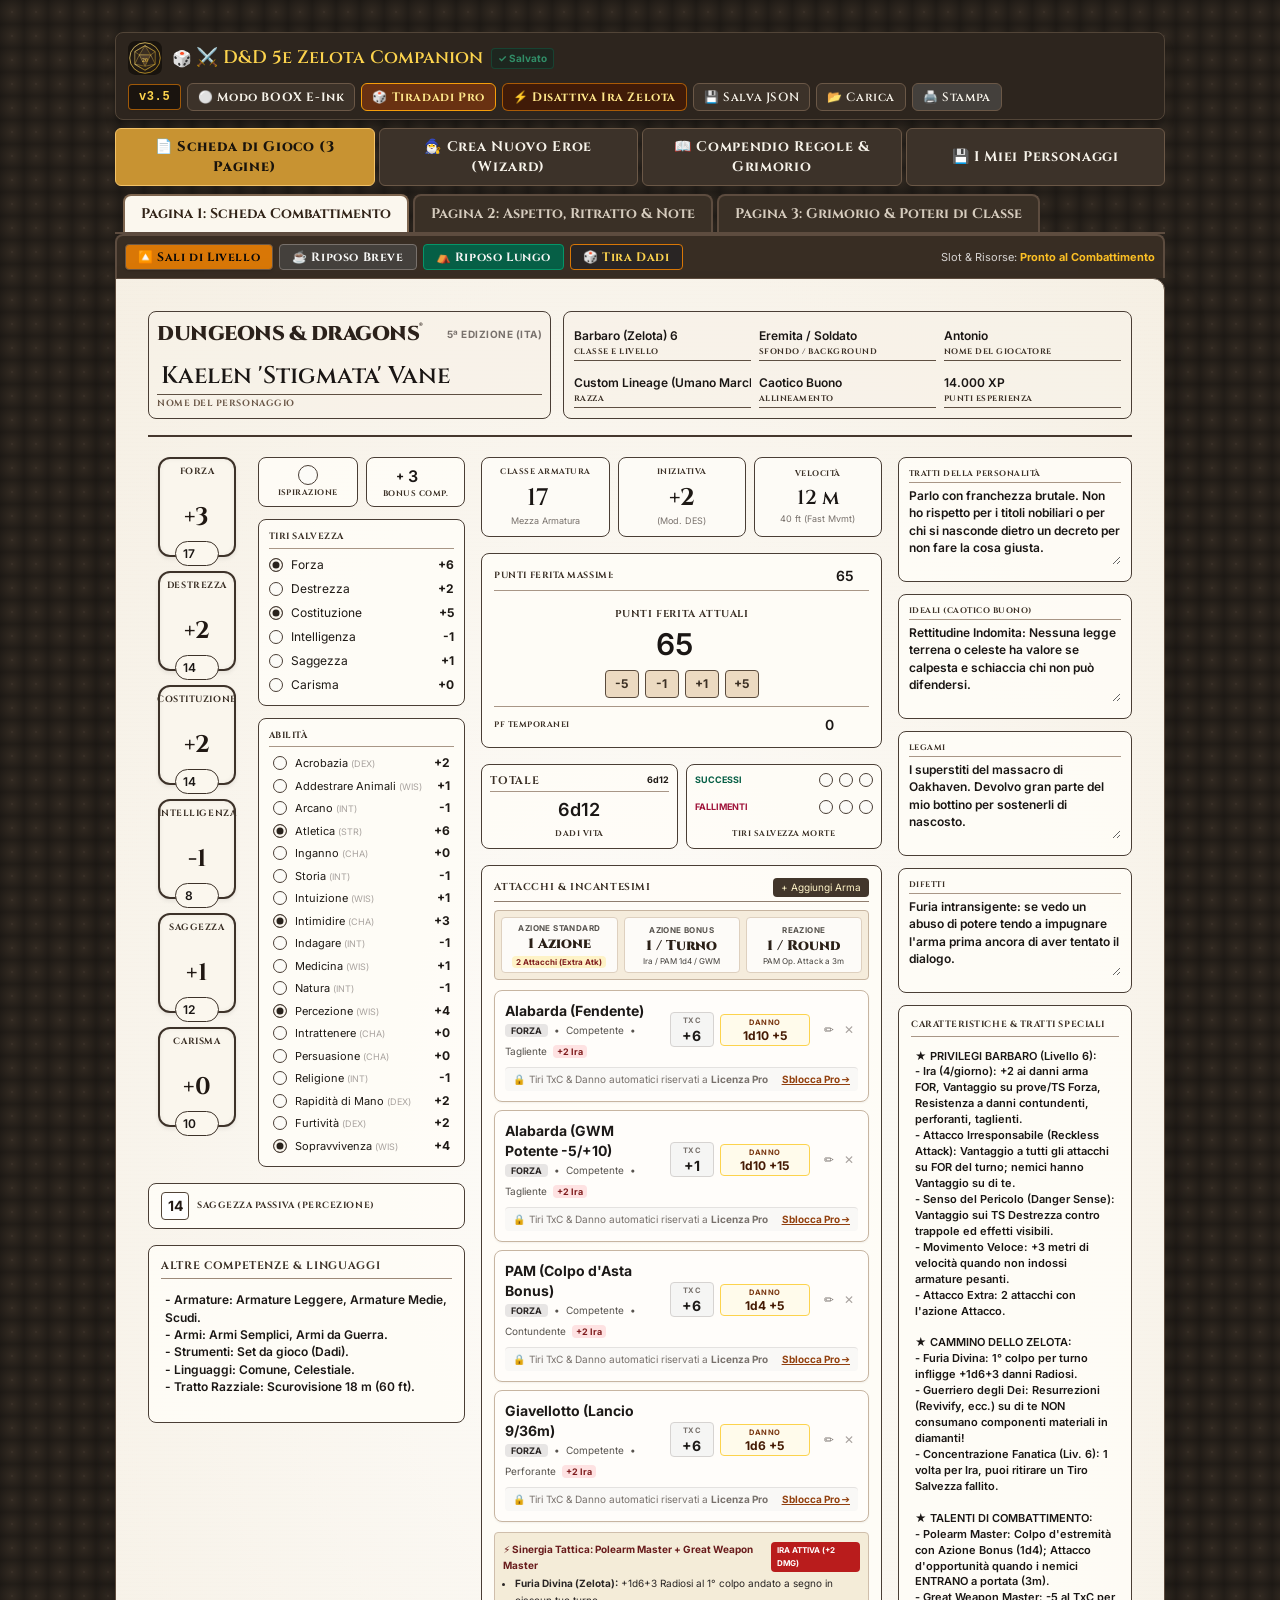
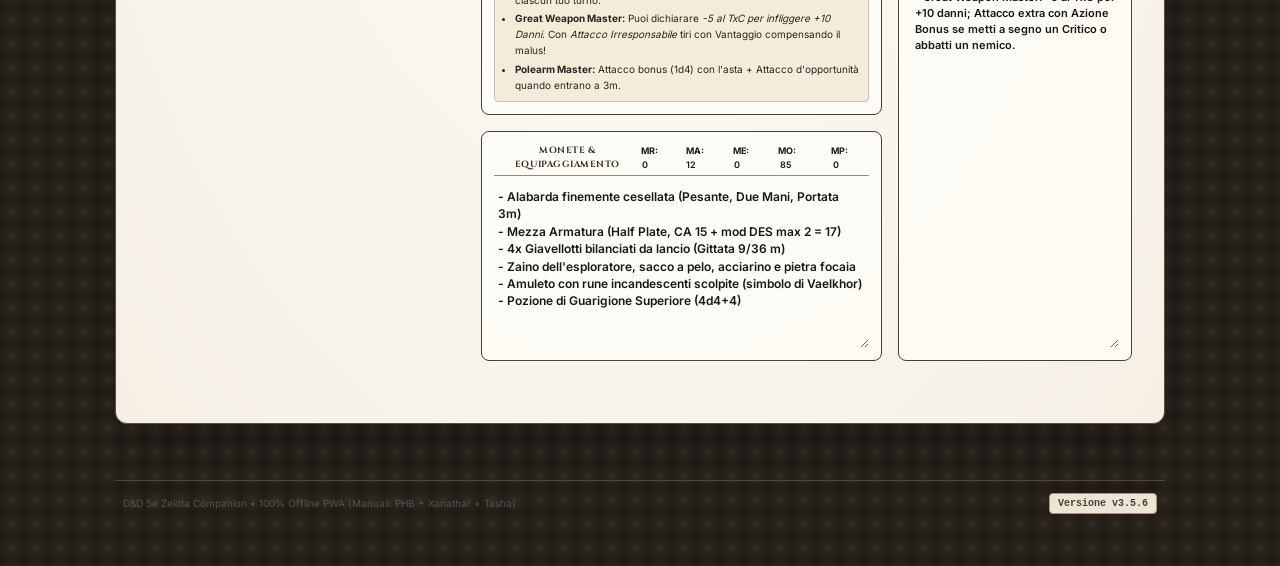
<file: index.html>
<!DOCTYPE html>
<html lang="it">
<head>
  <meta charset="UTF-8">
  <meta name="viewport" content="width=device-width, initial-scale=1.0, maximum-scale=5.0">
  <meta name="theme-color" content="#241f1a">
  <meta http-equiv="Content-Security-Policy" content="default-src 'self'; script-src 'self' 'unsafe-inline' 'unsafe-eval'; style-src 'self' 'unsafe-inline'; font-src 'self' data:; img-src 'self' data: blob:; connect-src 'self'; manifest-src 'self'; object-src 'none'; base-uri 'self';">
  <meta name="referrer" content="strict-origin-when-cross-origin">
  <meta http-equiv="X-Content-Type-Options" content="nosniff">
  <title>D&amp;D 5e Zelota Companion &amp; Character Builder</title>
  
  <link rel="manifest" href="./manifest.webmanifest">
  <link rel="icon" type="image/svg+xml" href="./icon.svg">
  <link rel="apple-touch-icon" href="./icon.svg">

  <!-- Tailwind CSS Locale (Zero CDN, 100% Offline) -->
  <script src="./tailwind.cdn.js"></script>

  <!-- Font Locali 100% Offline (Boox E-Ink, Tablet, Mobile) -->
  <link rel="stylesheet" href="./fonts/fonts.css">

  <!-- I font sono ora tutti locali in ./fonts/ per il 100% di funzionamento offline -->
  
  <!-- Foglio di Stile Personalizzato (Temi, E-Ink Boox, Quick HP) -->
  <link rel="stylesheet" href="./app.css">
</head>
<body class="p-2 sm:p-4 md:p-6 lg:p-8 flex flex-col items-center min-h-screen">

  <!-- BANNER NOTIFICA AGGIORNAMENTO DISPONIBILE (OTTIMIZZATO SMARTPHONE, BOOX & TABLET) -->
  <div id="pwa-update-banner" class="hidden fixed top-2.5 z-[999999] p-3 sm:p-4 rounded-xl border-2 border-amber-500 bg-[#2b221a] text-[#f7f2ea] shadow-2xl transition-all" style="position: fixed !important; top: 10px !important; left: 10px !important; right: 10px !important; width: calc(100% - 20px) !important; max-width: 440px !important; margin: 0 auto !important; transform: none !important; -webkit-transform: none !important; box-sizing: border-box !important;">
    <div class="flex items-start justify-between gap-2.5 mb-2 w-full" style="width: 100% !important;">
      <div class="flex items-center gap-2.5">
        <span class="text-2xl sm:text-3xl shrink-0">🔔</span>
        <div>
          <div class="flex items-center gap-2 flex-wrap">
            <strong class="text-amber-300 font-dnd-heading text-sm sm:text-base">Nuova Versione Disponibile!</strong>
            <span class="text-[9px] font-mono font-bold bg-amber-900/90 text-amber-200 px-1.5 py-0.5 rounded border border-amber-600">v3.5.6</span>
          </div>
          <span class="text-stone-300 text-xs block mt-0.5 leading-snug">Tocca sotto per ricaricare subito l'app aggiornata.</span>
        </div>
      </div>
      <button id="pwa-update-dismiss" class="text-stone-400 hover:text-stone-200 text-lg p-1 rounded hover:bg-stone-800 shrink-0 leading-none cursor-pointer" title="Chiudi notifica">
        ✕
      </button>
    </div>
    <div class="w-full pt-1 border-t border-stone-700/60" style="width: 100% !important;">
      <button id="pwa-update-btn" class="action-btn w-full py-2.5 px-3 text-xs sm:text-sm font-bold bg-amber-500 hover:bg-amber-400 text-stone-950 rounded-lg shadow-md flex items-center justify-center gap-1.5 min-h-[44px] cursor-pointer" style="width: 100% !important; display: flex !important; justify-content: center !important;">
        <span>⚡ Aggiorna Ora &amp; Ricarica</span>
      </button>
    </div>
  </div>

  <!-- ========================================================================= -->
  <!-- BARRA DI CONTROLLO PRINCIPALE (HEADER)                                    -->
  <!-- ========================================================================= -->
  <header class="w-full max-w-[1050px] mb-2 flex flex-wrap items-center justify-between gap-2 px-3 py-2 bg-[#2d251e] text-[#f2ece2] rounded-lg shadow-lg border border-[#524538] no-print">
    <!-- Brand & Stato -->
    <div class="flex items-center gap-2.5">
      <img id="app-dice-logo" src="./icon.svg" alt="D&D 5e" style="width: 34px; height: 34px; min-width: 34px; object-fit: contain; border-radius: 6px;" class="cursor-pointer select-none hover:scale-105 transition" title="Tocca due volte per info autore" />
      <div>
        <div class="flex items-center gap-2 flex-wrap">
          <div class="flex items-center select-none">
            <span id="title-dice-icon" class="cursor-pointer select-none text-base mr-1 hover:scale-110 transition" title="Tocca due volte per info autore">🎲</span>
            <span class="font-dnd-heading text-base sm:text-lg text-amber-300">⚔️ D&amp;D 5e Zelota Companion</span>
          </div>
          <span id="autosave-indicator" class="text-[10px] text-emerald-400 font-bold px-1.5 py-0.5 rounded bg-emerald-950/60 border border-emerald-700/60">✓ Salvataggio Attivo</span>
        </div>
        <!-- Easter Egg: Sviluppato da Antonio Canonico -->
        <div id="author-credits-badge" class="hidden text-xs font-bold text-amber-300 bg-amber-950/95 border border-amber-500/80 px-2.5 py-0.5 rounded-md shadow-lg flex items-center gap-1.5 mt-1 select-none animate-pulse w-fit">
          <span>✨ Sviluppato da Antonio Canonico ✨</span>
        </div>
      </div>
    </div>
    
    <!-- Azioni Rapide -->
    <div class="flex items-center flex-wrap gap-1.5">
      <!-- Pulsante Aggiornamento Rapido Header (compare se c'è un update) -->
      <button id="btn-header-update" class="hidden action-btn text-xs font-bold bg-amber-500 hover:bg-amber-400 text-stone-950 border-2 border-amber-300 shadow-md py-1 px-2.5 flex items-center gap-1.5" title="Nuova versione pronta per l'installazione">
        <span>⚡ Aggiorna App</span>
        <span class="bg-stone-950 text-amber-300 text-[9px] px-1 py-0.2 rounded font-mono font-bold">v3.5.6</span>
      </button>
      <span id="mobile-version-badge" class="action-btn text-xs font-mono font-bold bg-[#1a140f] text-amber-300 border border-amber-600/70 py-1 px-2.5 rounded shadow-sm select-none" title="Versione Applicazione">v3.5.6</span>
      <button id="btn-toggle-eink" class="action-btn text-xs font-bold" title="Passa alla modalità ad alto contrasto per Onyx Boox">
        ⚪ Modo BOOX E-Ink
      </button>
      <button id="btn-header-dice" class="action-btn text-xs font-bold border border-amber-500 bg-amber-900/80 hover:bg-amber-800 text-amber-200 shadow-xs flex items-center gap-1" title="Apri Tiradadi 3D & Centro Tiri">
        <span>🎲 Tiradadi Pro</span>
      </button>
      <button id="btn-rage-toggle" class="action-btn text-xs font-bold border border-amber-600/70 bg-amber-950/80 hover:bg-amber-900 text-amber-200">
        🔥 Attiva Ira Zelota (+2 Dmg)
      </button>
      <button id="btn-export-json" class="action-btn text-xs" title="Esporta Scheda in file JSON">
        💾 Salva JSON
      </button>
      <label class="action-btn text-xs cursor-pointer" title="Carica Scheda da file JSON">
        📂 Carica
        <input type="file" id="file-import-json" accept=".json" class="hidden">
      </label>
      <button onclick="window.print()" class="action-btn text-xs bg-stone-700 hover:bg-stone-600">
        🖨️ Stampa
      </button>
    </div>
  </header>

  <!-- ========================================================================= -->
  <!-- BARRA NAVIGAZIONE MODALITÀ (SCHEDA / BUILDER / COMPENDIO / SALVATI)       -->
  <!-- ========================================================================= -->
  <nav class="w-full max-w-[1050px] flex gap-1 mb-2 no-print">
    <button class="action-btn flex-1 py-2 text-xs md:text-sm font-bold active" data-target-view="view-sheet">
      📄 Scheda di Gioco (3 Pagine)
    </button>
    <button class="action-btn flex-1 py-2 text-xs md:text-sm font-bold" data-target-view="view-builder">
      🧙‍♂️ Crea Nuovo Eroe (Wizard)
    </button>
    <button class="action-btn flex-1 py-2 text-xs md:text-sm font-bold" data-target-view="view-compendium">
      📖 Compendio Regole &amp; Grimorio
    </button>
    <button class="action-btn flex-1 py-2 text-xs md:text-sm font-bold" data-target-view="view-manage">
      💾 I Miei Personaggi
    </button>
  </nav>

  <!-- ========================================================================= -->
  <!-- VISTA 1: SCHEDA INTERATTIVA A 3 PAGINE (AUTENTICA D&D 5E)                -->
  <!-- ========================================================================= -->
  <div id="view-sheet" class="app-view w-full max-w-[1050px] block">
    
    <!-- Selettore delle 3 Pagine Ufficiali (no-print) -->
    <div class="w-full flex gap-1 mb-0 border-b-2 border-[#5d4c3f] px-2 no-print">
      <button id="tab-btn-1" class="nav-tab active px-4 py-2 text-xs md:text-sm font-bold border-t-2 border-l-2 border-r-2 border-[#5d4c3f]">
        Pagina 1: Scheda Combattimento
      </button>
      <button id="tab-btn-2" class="nav-tab px-4 py-2 text-xs md:text-sm font-bold border-t-2 border-l-2 border-r-2 border-[#5d4c3f]">
        Pagina 2: Aspetto, Ritratto &amp; Note
      </button>
      <button id="tab-btn-3" class="nav-tab px-4 py-2 text-xs md:text-sm font-bold border-t-2 border-l-2 border-r-2 border-[#5d4c3f]">
        Pagina 3: Grimorio &amp; Poteri di Classe
      </button>
    </div>

    <!-- BARRA AZIONI RAPIDE DEL PERSONAGGIO (LEVEL UP, RIPOSO, TIRADADI) -->
    <div class="w-full bg-[#382d23] text-stone-100 p-2 rounded-t-lg flex flex-wrap items-center justify-between gap-2 border-t-2 border-l-2 border-r-2 border-[#5d4c3f] no-print">
      <div class="flex items-center gap-1.5 flex-wrap">
        <button id="btn-quick-levelup" class="action-btn text-xs bg-amber-600 hover:bg-amber-500 text-stone-950 font-bold py-1 px-3 rounded shadow">
          🔼 Sali di Livello
        </button>
        <button id="btn-quick-short-rest" class="action-btn text-xs bg-stone-700 hover:bg-stone-600 text-stone-100 font-bold py-1 px-3 rounded border border-stone-500">
          ☕ Riposo Breve
        </button>
        <button id="btn-quick-long-rest" class="action-btn text-xs bg-emerald-800 hover:bg-emerald-700 text-stone-100 font-bold py-1 px-3 rounded border border-emerald-600">
          ⛺ Riposo Lungo
        </button>
        <button id="btn-quick-dice" class="action-btn text-xs bg-stone-800 hover:bg-stone-700 text-amber-300 font-bold py-1 px-3 rounded border border-amber-600">
          🎲 Tira Dadi
        </button>
      </div>
      <div class="text-[11px] text-stone-300 flex items-center gap-2">
        <span>Slot &amp; Risorse: <strong id="quick-res-status" class="text-amber-400">Pronto al Combattimento</strong></span>
      </div>
    </div>

    <!-- Contenitore Principale Scheda -->
    <main id="sheet" class="parchment w-full rounded-b-xl rounded-tr-xl p-4 sm:p-6 md:p-8 border border-[#5d4c3f] shadow-2xl relative">
      
      <!-- ===================================================================== -->
      <!-- PAGINA 1: SCHEDA PRINCIPALE (COMBATTIMENTO, CARATTERISTICHE)          -->
      <!-- ===================================================================== -->
      <div id="page-1" class="page-container block">
        
        <!-- Intestazione Scheda Ufficiale (3 Blocchi D&D) -->
        <section class="grid grid-cols-1 md:grid-cols-12 gap-3 pb-4 border-b-2 border-[#45372d] mb-5 items-stretch">
          <div class="md:col-span-5 flex flex-col justify-end p-2 dnd-box bg-[#f8f3e8]/70">
            <div class="flex items-center justify-between mb-1">
              <h1 class="font-dnd-title font-black text-xl tracking-tight text-[#2b211a]">DUNGEONS &amp; DRAGONS<sup>®</sup></h1>
              <span class="text-[10px] font-bold text-stone-500 tracking-wider">5ª EDIZIONE (ITA)</span>
            </div>
            <div class="mt-auto">
              <input type="text" id="characterName" class="w-full text-2xl font-bold font-dnd-title border-b border-[#5e4f42] px-1 py-0.5 text-[#241a14]" value="Kaelen 'Stigmata' Vane" />
              <div class="dnd-label-banner text-left mt-0.5 text-[9px] text-[#6b5848]">Nome del Personaggio</div>
            </div>
          </div>

          <div class="md:col-span-7 grid grid-cols-2 sm:grid-cols-3 gap-2 p-2.5 dnd-box bg-[#f8f3e8]/70">
            <div class="border-b border-[#5e4f42] pb-0.5">
              <input type="text" id="classLevel" class="w-full text-xs font-semibold" value="Barbaro (Zelota) 6" />
              <div class="dnd-label-banner text-left text-[8px]">Classe e Livello</div>
            </div>
            <div class="border-b border-[#5e4f42] pb-0.5">
              <input type="text" id="background" class="w-full text-xs font-semibold" value="Eremita / Soldato" />
              <div class="dnd-label-banner text-left text-[8px]">Sfondo / Background</div>
            </div>
            <div class="border-b border-[#5e4f42] pb-0.5">
              <input type="text" id="playerName" class="w-full text-xs font-semibold" value="Giocatore" />
              <div class="dnd-label-banner text-left text-[8px]">Nome del Giocatore</div>
            </div>
            <div class="border-b border-[#5e4f42] pb-0.5">
              <input type="text" id="race" class="w-full text-xs font-semibold" value="Custom Lineage (Umano Marchiato)" />
              <div class="dnd-label-banner text-left text-[8px]">Razza</div>
            </div>
            <div class="border-b border-[#5e4f42] pb-0.5">
              <input type="text" id="alignment" class="w-full text-xs font-semibold" value="Caotico Buono" />
              <div class="dnd-label-banner text-left text-[8px]">Allineamento</div>
            </div>
            <div class="border-b border-[#5e4f42] pb-0.5">
              <input type="text" id="experiencePoints" class="w-full text-xs font-semibold" value="14.000 XP" />
              <div class="dnd-label-banner text-left text-[8px]">Punti Esperienza</div>
            </div>
          </div>
        </section>

        <!-- Corpo Principale in 3 Colonne D&D -->
        <div class="grid grid-cols-1 lg:grid-cols-12 gap-4">
          
          <!-- COLONNA 1: CARATTERISTICHE, TIRI SALVEZZA, ABILITÀ -->
          <section class="lg:col-span-4 flex flex-col gap-4">
            <div class="grid grid-cols-12 gap-3">
              
              <!-- 6 Stat Box a Sinistra -->
              <div class="col-span-4 sm:col-span-3 lg:col-span-4 flex flex-col gap-3.5 items-center">
                <div class="stat-box">
                  <span class="dnd-label-banner text-[9px] mt-1.5">Forza</span>
                  <div id="str-mod" class="text-2xl font-bold font-dnd-title my-auto text-[#201813]">+3</div>
                  <div class="stat-pill">
                    <input type="number" id="stat-str" class="w-full text-center text-xs font-bold" value="17" min="1" max="30">
                  </div>
                </div>

                <div class="stat-box">
                  <span class="dnd-label-banner text-[9px] mt-1.5">Destrezza</span>
                  <div id="dex-mod" class="text-2xl font-bold font-dnd-title my-auto text-[#201813]">+2</div>
                  <div class="stat-pill">
                    <input type="number" id="stat-dex" class="w-full text-center text-xs font-bold" value="14" min="1" max="30">
                  </div>
                </div>

                <div class="stat-box">
                  <span class="dnd-label-banner text-[9px] mt-1.5">Costituzione</span>
                  <div id="con-mod" class="text-2xl font-bold font-dnd-title my-auto text-[#201813]">+2</div>
                  <div class="stat-pill">
                    <input type="number" id="stat-con" class="w-full text-center text-xs font-bold" value="14" min="1" max="30">
                  </div>
                </div>

                <div class="stat-box">
                  <span class="dnd-label-banner text-[9px] mt-1.5">Intelligenza</span>
                  <div id="int-mod" class="text-2xl font-bold font-dnd-title my-auto text-[#201813]">-1</div>
                  <div class="stat-pill">
                    <input type="number" id="stat-int" class="w-full text-center text-xs font-bold" value="8" min="1" max="30">
                  </div>
                </div>

                <div class="stat-box">
                  <span class="dnd-label-banner text-[9px] mt-1.5">Saggezza</span>
                  <div id="wis-mod" class="text-2xl font-bold font-dnd-title my-auto text-[#201813]">+1</div>
                  <div class="stat-pill">
                    <input type="number" id="stat-wis" class="w-full text-center text-xs font-bold" value="12" min="1" max="30">
                  </div>
                </div>

                <div class="stat-box">
                  <span class="dnd-label-banner text-[9px] mt-1.5">Carisma</span>
                  <div id="cha-mod" class="text-2xl font-bold font-dnd-title my-auto text-[#201813]">+0</div>
                  <div class="stat-pill">
                    <input type="number" id="stat-cha" class="w-full text-center text-xs font-bold" value="10" min="1" max="30">
                  </div>
                </div>
              </div>

              <!-- Ispirazione, Bonus Competenza, TS, Abilità -->
              <div class="col-span-8 sm:col-span-9 lg:col-span-8 flex flex-col gap-3">
                <div class="grid grid-cols-2 gap-2">
                  <div class="dnd-box p-1.5 flex flex-col items-center justify-center">
                    <input type="checkbox" id="inspiration" class="dnd-circle-check w-5 h-5 mb-0.5">
                    <span class="dnd-label-banner text-[8px]">Ispirazione</span>
                  </div>
                  <div class="dnd-box p-1.5 flex flex-col items-center justify-center">
                    <div class="flex items-center">
                      <span class="text-xs font-bold mr-0.5">+</span>
                      <input type="number" id="proficiencyBonus" class="w-7 text-center font-bold text-base" value="3" min="1" max="9">
                    </div>
                    <span class="dnd-label-banner text-[8px]">Bonus Comp.</span>
                  </div>
                </div>

                <!-- Tiri Salvezza -->
                <div class="dnd-box p-2.5">
                  <div class="dnd-label-banner text-left border-b border-[#a89686] pb-1 mb-1.5 text-[9px]">Tiri Salvezza</div>
                  <div class="space-y-1 text-xs" id="saving-throws-list"></div>
                </div>

                <!-- Abilità -->
                <div class="dnd-box p-2.5">
                  <div class="dnd-label-banner text-left border-b border-[#a89686] pb-1 mb-1.5 text-[9px]">Abilità</div>
                  <div class="space-y-0.5 text-[11px]" id="skills-list"></div>
                </div>
              </div>
            </div>

            <!-- Percezione Passiva -->
            <div class="dnd-box p-2 flex items-center justify-between px-3">
              <div class="flex items-center gap-2">
                <div id="passive-perception-val" class="w-7 h-7 rounded border border-[#524437] bg-white flex items-center justify-center font-bold text-sm text-[#241a14]">
                  14
                </div>
                <span class="dnd-label-banner text-left text-[9px]">Saggezza Passiva (Percezione)</span>
              </div>
            </div>

            <!-- Altre Competenze e Linguaggi -->
            <div class="dnd-box p-3 flex flex-col min-h-[170px]">
              <span class="dnd-label-banner text-left border-b border-[#9c8978] pb-1 mb-2">Altre Competenze &amp; Linguaggi</span>
              <textarea id="otherProficiencies" class="w-full flex-grow text-xs leading-relaxed resize-none p-1" rows="6">- Armature: Armature Leggere, Armature Medie, Scudi.
- Armi: Armi Semplici, Armi da Guerra.
- Strumenti: Set da gioco (Dadi).
- Linguaggi: Comune, Celestiale.
- Tratto Razziale: Scurovisione 18 m (60 ft).</textarea>
            </div>
          </section>

          <!-- COLONNA 2: COMBATTIMENTO, PF, ATTACCHI & ARMI -->
          <section class="lg:col-span-5 flex flex-col gap-4">
            <div class="grid grid-cols-3 gap-2">
              <div class="dnd-box p-2 flex flex-col items-center justify-center text-center bg-[#fdfbf6]">
                <span class="dnd-label-banner text-[8px] mb-1">Classe Armatura</span>
                <input type="number" id="armorClass" class="w-12 text-center text-2xl font-bold font-dnd-title" value="17">
                <span class="text-[9px] text-stone-500 font-medium">Mezza Armatura</span>
              </div>

              <div class="dnd-box p-2 flex flex-col items-center justify-center text-center bg-[#fdfbf6]">
                <span class="dnd-label-banner text-[8px] mb-1">Iniziativa</span>
                <div id="initiative-val" class="text-2xl font-bold font-dnd-title">+2</div>
                <span class="text-[9px] text-stone-500 font-medium">(Mod. DES)</span>
              </div>

              <div class="dnd-box p-2 flex flex-col items-center justify-center text-center bg-[#fdfbf6]">
                <span class="dnd-label-banner text-[8px] mb-1">Velocità</span>
                <input type="text" id="speed" class="w-full text-center text-xl font-bold font-dnd-title" value="12 m">
                <span class="text-[9px] text-stone-500 font-medium">40 ft (Fast Mvmt)</span>
              </div>
            </div>

            <!-- Punti Ferita con Pulsanti Touch Rapidi -->
            <div class="dnd-box p-3">
              <div class="flex justify-between items-center border-b border-[#a89686] pb-1 mb-2">
                <span class="dnd-label-banner text-[9px]">Punti Ferita Massimi:</span>
                <input type="number" id="maxHp" class="w-14 text-right font-bold text-sm" value="65">
              </div>
              
              <div class="py-2 flex flex-col items-center">
                <div class="dnd-label-banner text-[10px] mb-1">Punti Ferita Attuali</div>
                <input type="number" id="currentHp" class="w-24 text-center text-3xl font-extrabold text-[#991b1b]" value="65">
                
                <!-- Quick HP Buttons (-5, -1, +1, +5) -->
                <div class="flex gap-1.5 mt-2">
                  <button type="button" class="hp-btn hp-quick-btn" data-delta="-5">-5</button>
                  <button type="button" class="hp-btn hp-quick-btn" data-delta="-1">-1</button>
                  <button type="button" class="hp-btn hp-quick-btn" data-delta="1">+1</button>
                  <button type="button" class="hp-btn hp-quick-btn" data-delta="5">+5</button>
                </div>
              </div>

              <div class="pt-2 border-t border-[#a89686] flex items-center justify-between">
                <span class="dnd-label-banner text-[8px]">PF Temporanei</span>
                <input type="number" id="tempHp" class="w-16 text-center font-bold text-sm" value="0">
              </div>
            </div>

            <!-- Dadi Vita e Death Saves -->
            <div class="grid grid-cols-2 gap-2">
              <div class="dnd-box p-2 flex flex-col justify-between">
                <div class="flex justify-between text-[9px] border-b border-[#a89686] pb-0.5">
                  <span class="dnd-label-banner">Totale</span>
                  <span class="font-bold">6d12</span>
                </div>
                <div class="my-auto py-1 text-center">
                  <input type="text" id="hitDiceRemaining" class="w-full text-center font-bold text-lg" value="6d12">
                </div>
                <span class="dnd-label-banner text-[8px]">Dadi Vita</span>
              </div>

              <div class="dnd-box p-2 flex flex-col justify-between">
                <div class="flex items-center justify-between text-[10px]">
                  <span class="text-[9px] font-bold uppercase text-emerald-800">Successi</span>
                  <div class="flex gap-1.5">
                    <input type="checkbox" class="dnd-circle-check">
                    <input type="checkbox" class="dnd-circle-check">
                    <input type="checkbox" class="dnd-circle-check">
                  </div>
                </div>
                <div class="flex items-center justify-between text-[10px] mt-1">
                  <span class="text-[9px] font-bold uppercase text-rose-800">Fallimenti</span>
                  <div class="flex gap-1.5">
                    <input type="checkbox" class="dnd-circle-check">
                    <input type="checkbox" class="dnd-circle-check">
                    <input type="checkbox" class="dnd-circle-check">
                  </div>
                </div>
                <span class="dnd-label-banner text-[8px] mt-1 text-center">Tiri Salvezza Morte</span>
              </div>
            </div>

            <!-- ATTACCHI & ARMI INTERATTIVI -->
            <div class="dnd-box p-3">
              <div class="flex justify-between items-center border-b border-[#8f7d6e] pb-1 mb-2">
                <span class="dnd-label-banner text-[10px]">Attacchi &amp; Incantesimi</span>
                <button id="btn-add-weapon" class="text-[10px] px-2 py-0.5 bg-[#42362b] text-amber-100 rounded hover:bg-[#57483a] no-print">
                  + Aggiungi Arma
                </button>
              </div>

              <!-- ECONOMIA DELLE AZIONI AL LIVELLO 6 -->
              <div class="grid grid-cols-3 gap-1.5 mb-2.5 p-1.5 bg-[#f5ecdc] rounded border border-[#c7b5a1] text-center">
                <div class="flex flex-col items-center justify-center p-1 bg-white/80 rounded border border-[#ded0bf]">
                  <span class="text-[8px] uppercase tracking-wider font-bold text-stone-600">Azione Standard</span>
                  <span class="font-dnd-title font-black text-sm text-[#2b2017]">1 Azione</span>
                  <span class="text-[8px] font-bold text-[#7f1d1d] bg-amber-100 px-1 rounded mt-0.5">2 Attacchi (Extra Atk)</span>
                </div>
                <div class="flex flex-col items-center justify-center p-1 bg-white/80 rounded border border-[#ded0bf]">
                  <span class="text-[8px] uppercase tracking-wider font-bold text-stone-600">Azione Bonus</span>
                  <span class="font-dnd-title font-black text-sm text-[#2b2017]">1 / Turno</span>
                  <span class="text-[8px] font-medium text-stone-700 leading-tight">Ira / PAM 1d4 / GWM</span>
                </div>
                <div class="flex flex-col items-center justify-center p-1 bg-white/80 rounded border border-[#ded0bf]">
                  <span class="text-[8px] uppercase tracking-wider font-bold text-stone-600">Reazione</span>
                  <span class="font-dnd-title font-black text-sm text-[#2b2017]">1 / Round</span>
                  <span class="text-[8px] font-medium text-stone-700 leading-tight">PAM Op. Attack a 3m</span>
                </div>
              </div>

              <!-- Container Carte Attacchi & Armi ad Alta Leggibilità (Zero scrolling, testo intero sempre visibile) -->
              <div id="weapons-cards-container" class="space-y-2 my-2"></div>

              <!-- Promemoria Tattico Zelota -->
              <div class="mt-2.5 p-2 bg-[#f4ecd8] border border-[#cfbeab] rounded text-[10px] leading-relaxed">
                <div class="font-bold text-[#691c1c] flex items-center justify-between mb-0.5">
                  <span>⚡ Sinergia Tattica: Polearm Master + Great Weapon Master</span>
                  <span id="rage-status-tag" class="px-1.5 py-0.5 bg-stone-300 text-stone-700 rounded text-[8px]">Ira: Inattiva</span>
                </div>
                <ul class="list-disc pl-3 text-stone-800 space-y-0.5">
                  <li><strong>Furia Divina (Zelota):</strong> +1d6+3 Radiosi al 1° colpo andato a segno in ciascun tuo turno.</li>
                  <li><strong>Great Weapon Master:</strong> Puoi dichiarare <em>-5 al TxC per infliggere +10 Danni</em>. Con <em>Attacco Irresponsabile</em> tiri con Vantaggio compensando il malus!</li>
                  <li><strong>Polearm Master:</strong> Attacco bonus (1d4) con l'asta + Attacco d'opportunità quando entrano a 3m.</li>
                </ul>
              </div>
            </div>

            <!-- Equipaggiamento Rapido Pagina 1 -->
            <div class="dnd-box p-3 flex flex-col flex-grow">
              <div class="flex justify-between items-center border-b border-[#9c8978] pb-1 mb-2">
                <span class="dnd-label-banner text-[9px]">Monete &amp; Equipaggiamento</span>
                <div class="flex gap-2 text-[9px] font-bold">
                  <span>MR: <input type="number" id="coin-cp" class="w-6 text-center" value="0"></span>
                  <span>MA: <input type="number" id="coin-sp" class="w-6 text-center" value="12"></span>
                  <span>ME: <input type="number" id="coin-ep" class="w-6 text-center" value="0"></span>
                  <span>MO: <input type="number" id="coin-gp" class="w-8 text-center text-amber-700" value="85"></span>
                  <span>MP: <input type="number" id="coin-pp" class="w-6 text-center" value="0"></span>
                </div>
              </div>
              <textarea id="equipmentList" class="w-full text-xs leading-relaxed p-1 flex-grow" rows="8">- Alabarda finemente cesellata (Pesante, Due Mani, Portata 3m)
- Mezza Armatura (Half Plate, CA 15 + mod DES max 2 = 17)
- 4x Giavellotti bilanciati da lancio (Gittata 9/36 m)
- Zaino dell'esploratore, sacco a pelo, acciarino e pietra focaia
- Amuleto con rune incandescenti scolpite (simbolo di Vaelkhor)
- Pozione di Guarigione Superiore (4d4+4)</textarea>
            </div>
          </section>

          <!-- COLONNA 3: ROLEPLAY, TRATTI & PRIVILEGI -->
          <section class="lg:col-span-3 flex flex-col gap-3">
            <div class="dnd-box p-2.5">
              <span class="dnd-label-banner text-left block border-b border-[#a89686] pb-0.5 mb-1 text-[8px]">Tratti della Personalità</span>
              <textarea id="personalityTraits" class="w-full text-xs leading-snug" rows="3">Parlo con franchezza brutale. Non ho rispetto per i titoli nobiliari o per chi si nasconde dietro un decreto per non fare la cosa giusta.</textarea>
            </div>

            <div class="dnd-box p-2.5">
              <span class="dnd-label-banner text-left block border-b border-[#a89686] pb-0.5 mb-1 text-[8px]">Ideali (Caotico Buono)</span>
              <textarea id="ideals" class="w-full text-xs leading-snug" rows="2">Rettitudine Indomita: Nessuna legge terrena o celeste ha valore se calpesta e schiaccia chi non può difendersi.</textarea>
            </div>

            <div class="dnd-box p-2.5">
              <span class="dnd-label-banner text-left block border-b border-[#a89686] pb-0.5 mb-1 text-[8px]">Legami</span>
              <textarea id="bonds" class="w-full text-xs leading-snug" rows="3">I superstiti del massacro di Oakhaven. Devolvo gran parte del mio bottino per sostenerli di nascosto.</textarea>
            </div>

            <div class="dnd-box p-2.5">
              <span class="dnd-label-banner text-left block border-b border-[#a89686] pb-0.5 mb-1 text-[8px]">Difetti</span>
              <textarea id="flaws" class="w-full text-xs leading-snug" rows="3">Furia intransigente: se vedo un abuso di potere tendo a impugnare l'arma prima ancora di aver tentato il dialogo.</textarea>
            </div>

            <div class="dnd-box p-3 flex flex-col flex-grow">
              <span class="dnd-label-banner text-left block border-b border-[#a89686] pb-1 mb-2 text-[9px]">Caratteristiche &amp; Tratti Speciali</span>
              <textarea id="featuresAndTraits" class="w-full text-[11px] leading-relaxed p-1 flex-grow" rows="24">★ PRIVILEGI BARBARO (Livello 6):
- Ira (4/giorno): +2 ai danni arma FOR, Vantaggio su prove/TS Forza, Resistenza a danni contundenti, perforanti, taglienti.
- Attacco Irresponsabile (Reckless Attack): Vantaggio a tutti gli attacchi su FOR del turno; nemici hanno Vantaggio su di te.
- Senso del Pericolo (Danger Sense): Vantaggio sui TS Destrezza contro trappole ed effetti visibili.
- Movimento Veloce: +3 metri di velocità quando non indossi armature pesanti.
- Attacco Extra: 2 attacchi con l'azione Attacco.

★ CAMMINO DELLO ZELOTA:
- Furia Divina: 1° colpo per turno infligge +1d6+3 danni Radiosi.
- Guerriero degli Dei: Resurrezioni (Revivify, ecc.) su di te NON consumano componenti materiali in diamanti!
- Concentrazione Fanatica (Liv. 6): 1 volta per Ira, puoi ritirare un Tiro Salvezza fallito.

★ TALENTI DI COMBATTIMENTO:
- Polearm Master: Colpo d'estremità con Azione Bonus (1d4); Attacco d'opportunità quando i nemici ENTRANO a portata (3m).
- Great Weapon Master: -5 al TxC per +10 danni; Attacco extra con Azione Bonus se metti a segno un Critico o abbatti un nemico.</textarea>
            </div>
          </section>
        </div>
      </div>

      <!-- ===================================================================== -->
      <!-- PAGINA 2: ASPETTO FISICO, RITRATTO CON ALABARDA, ORGANIZZAZIONI & BIO -->
      <!-- ===================================================================== -->
      <div id="page-2" class="page-container hidden">
        <div class="border-b-2 border-[#45372d] pb-2 mb-4 flex items-center justify-between">
          <div>
            <h2 class="font-dnd-title font-bold text-xl text-[#2b211a]">ASPETTO &amp; STORIA DEL PERSONAGGIO</h2>
            <span class="text-[10px] uppercase tracking-wider text-stone-600">D&amp;D 5e - Scheda Ufficiale (Pagina 2)</span>
          </div>
          <div class="text-right">
            <span class="text-xs font-bold text-stone-800">Kaelen "Stigmata" Vane</span>
          </div>
        </div>

        <!-- Dati Fisici Superiori -->
        <div class="grid grid-cols-2 sm:grid-cols-3 md:grid-cols-6 gap-2 p-2.5 dnd-box bg-[#f8f3e8]/70 mb-4">
          <div class="border-b border-[#5e4f42] pb-0.5">
            <input type="text" id="bio-age" class="w-full text-xs font-semibold text-center" value="28 anni">
            <div class="dnd-label-banner text-[8px]">Età</div>
          </div>
          <div class="border-b border-[#5e4f42] pb-0.5">
            <input type="text" id="bio-height" class="w-full text-xs font-semibold text-center" value="1.88 m">
            <div class="dnd-label-banner text-[8px]">Altezza</div>
          </div>
          <div class="border-b border-[#5e4f42] pb-0.5">
            <input type="text" id="bio-weight" class="w-full text-xs font-semibold text-center" value="94 kg">
            <div class="dnd-label-banner text-[8px]">Peso</div>
          </div>
          <div class="border-b border-[#5e4f42] pb-0.5">
            <input type="text" id="bio-eyes" class="w-full text-xs font-semibold text-center" value="Oro incandescente">
            <div class="dnd-label-banner text-[8px]">Occhi</div>
          </div>
          <div class="border-b border-[#5e4f42] pb-0.5">
            <input type="text" id="bio-skin" class="w-full text-xs font-semibold text-center" value="Rune dorate a fuoco">
            <div class="dnd-label-banner text-[8px]">Carnagione</div>
          </div>
          <div class="border-b border-[#5e4f42] pb-0.5">
            <input type="text" id="bio-hair" class="w-full text-xs font-semibold text-center" value="Castano bruciato">
            <div class="dnd-label-banner text-[8px]">Capelli</div>
          </div>
        </div>

        <!-- Griglia Aspetto, Ritratto & Background -->
        <div class="grid grid-cols-1 lg:grid-cols-12 gap-4">
          <div class="lg:col-span-5 flex flex-col gap-4">
            <!-- Ritratto -->
            <div class="dnd-box p-3 flex flex-col items-center">
              <div class="w-full flex items-center justify-between mb-2">
                <span class="dnd-label-banner text-[10px]">Aspetto / Ritratto</span>
                <span class="text-[9px] text-amber-800 font-bold bg-amber-100 px-1.5 py-0.5 rounded border border-amber-300">
                  Supporto GIF &amp; Animazioni
                </span>
              </div>
              
              <div id="portrait-frame" class="relative w-full max-w-[340px] aspect-[3/4] rounded-lg overflow-hidden border-2 border-[#524437] shadow-inner bg-[#1a1410] flex items-center justify-center group">
                <img id="character-portrait" src="" alt="Ritratto Personaggio" class="w-full h-full object-cover hidden transition-all duration-300">

                <!-- Illustrazione SVG di Fallback -->
                <svg id="character-svg-portrait" viewBox="0 0 400 520" class="w-full h-full object-cover">
                  <defs>
                    <radialGradient id="bgGlow" cx="50%" cy="40%" r="65%">
                      <stop offset="0%" stop-color="#4a3b2c"/>
                      <stop offset="60%" stop-color="#241b14"/>
                      <stop offset="100%" stop-color="#140f0b"/>
                    </radialGradient>
                    <radialGradient id="celestialRage" cx="50%" cy="50%" r="50%">
                      <stop offset="0%" stop-color="#fef08a" stop-opacity="0.9"/>
                      <stop offset="45%" stop-color="#f59e0b" stop-opacity="0.6"/>
                      <stop offset="100%" stop-color="#d97706" stop-opacity="0"/>
                    </radialGradient>
                    <linearGradient id="bladeGrad" x1="0%" y1="0%" x2="100%" y2="100%">
                      <stop offset="0%" stop-color="#f8fafc"/>
                      <stop offset="50%" stop-color="#94a3b8"/>
                      <stop offset="100%" stop-color="#475569"/>
                    </linearGradient>
                  </defs>
                  <rect width="400" height="520" fill="url(#bgGlow)"/>
                  <circle cx="200" cy="190" r="140" fill="url(#celestialRage)"/>
                  <path d="M120 230 C80 340 70 460 90 520 L310 520 C330 460 320 340 280 230 Z" fill="#451a1a" opacity="0.85"/>
                  <path d="M180 160 L220 160 L215 200 L185 200 Z" fill="#d4a373"/>
                  <path d="M175 110 C175 80 225 80 225 110 C225 150 210 170 200 175 C190 170 175 150 175 110 Z" fill="#e29578"/>
                  <ellipse cx="190" cy="115" rx="3.5" ry="2" fill="#fef08a"/>
                  <ellipse cx="210" cy="115" rx="3.5" ry="2" fill="#fef08a"/>
                  <line x1="30" y1="490" x2="350" y2="40" stroke="#78350f" stroke-width="4" stroke-linecap="round"/>
                  <g transform="translate(310, 85) rotate(-38)">
                    <rect x="-10" y="-8" width="20" height="22" rx="3" fill="#d97706"/>
                    <path d="M-5 -8 L0 -85 L5 -8 Z" fill="url(#bladeGrad)" stroke="#1e293b" stroke-width="1.5"/>
                  </g>
                </svg>

                <div class="absolute bottom-2 inset-x-2 flex items-center justify-between gap-1 no-print">
                  <label class="flex-1 text-center py-1.5 px-2 bg-stone-900/90 hover:bg-stone-950 text-amber-200 text-[11px] font-bold rounded cursor-pointer border border-amber-600/50 shadow-md">
                    🎞️ Carica GIF o Foto
                    <input type="file" id="portrait-file-input" accept="image/gif, image/png, image/jpeg, image/webp" class="hidden">
                  </label>
                  <button type="button" id="btn-remove-portrait" class="hidden px-2 py-1.5 bg-red-950/80 hover:bg-red-900 text-red-200 text-[11px] font-bold rounded border border-red-700/50 shadow-md">
                    ✕
                  </button>
                </div>
              </div>
            </div>

            <!-- Descrizione Visiva -->
            <div class="dnd-box p-3 flex flex-col flex-grow">
              <span class="dnd-label-banner text-left border-b border-[#a89686] pb-1 mb-2 text-[9px]">Dettagli Visivi &amp; Marchio</span>
              <textarea id="bio-appearance" class="w-full text-xs leading-relaxed resize-none p-1 flex-grow" rows="6">Alto, muscoloso e segnato dalla caserma. Sulla pelle ambrata porta lunghe cicatrici che brillano come braci dorate: le Stigmate di Vaelkhor.
I suoi occhi hanno il riflesso dell'oro fuso; quando entra in Ira ardono come torce celestiali. Impugna un'alabarda da fanti lunga oltre due metri e mezzo con rune solari consacrate.</textarea>
            </div>
          </div>

          <!-- Colonna Destra (Storia, Alleati, Tesoro) -->
          <div class="lg:col-span-7 flex flex-col gap-4">
            <div class="dnd-box p-3 flex flex-col">
              <span class="dnd-label-banner text-left border-b border-[#a89686] pb-1 mb-2 text-[9px]">Storia del Personaggio (Backstory)</span>
              <textarea id="bio-backstory" class="w-full text-xs leading-relaxed resize-none p-1" rows="11">Ex sergente mercenario lungo le marche di confine. Durante l'invasione di Oakhaven si rifiutò di eseguire l'ordine di ritirata strategica che condannava a morte centinaia di contadini. Spezzò le insegne del battaglione e si frappose da solo contro una congrega blasfema devota agli Abissi.
Morente e squarciato da lame avvelenate sulla soglia del santuario sconsacrato, venne raggiunto dalla presenza primordiale di Vaelkhor, la Fiamma Incorrotta. Fuso col fuoco divino, Kaelen si rialzò e polverizzò il circolo nemico. Da allora vaga come un flagello per oppressori e tiranni.</textarea>
            </div>

            <div class="dnd-box p-3 flex flex-col">
              <div class="flex justify-between items-center border-b border-[#a89686] pb-1 mb-2">
                <span class="dnd-label-banner text-[9px]">Alleati &amp; Organizzazioni</span>
                <input type="text" id="bio-faction-name" class="text-right text-xs font-bold w-48" value="I Superstiti di Oakhaven">
              </div>
              <textarea id="bio-allies" class="w-full text-xs leading-relaxed resize-none p-1" rows="3">- Vaelkhor, il Falciatore di Gioghi: Entità planare che gli concede la furia zelota e la rinascita senza costo.
- Rete clandestina dei minatori di Oakhaven: Piccola diaspora di profughi che Kaelen protegge e finanzia segretamente.</textarea>
            </div>

            <div class="dnd-box p-3 flex flex-col flex-grow">
              <span class="dnd-label-banner text-left border-b border-[#a89686] pb-1 mb-2 text-[9px]">Tesoro &amp; Cimeli Aggiuntivi</span>
              <textarea id="bio-treasure" class="w-full text-xs leading-relaxed resize-none p-1 flex-grow" rows="4">- Amuleto di Vaelkhor scolpito in metallo meteorico (ancorato a una catena spezzata).
- Lettera di ringraziamento macchiata di fuliggine firmata dai bambini orfani di Oakhaven.
- Sacchetto di velluto con 85 Monete d'Oro e 12 Monete d'Argento di conio antico.</textarea>
            </div>
          </div>
        </div>
      </div>

      <!-- ===================================================================== -->
      <!-- PAGINA 3: POTERI DIVINI, MANOVRE TATTICHE & RITI DELLO ZELOTA        -->
      <!-- ===================================================================== -->
      <div id="page-3" class="page-container hidden">
        <div class="border-b-2 border-[#45372d] pb-2 mb-4 flex items-center justify-between">
          <div>
            <h2 class="font-dnd-title font-bold text-xl text-[#2b211a]">POTERI DIVINI, MANOVRE TATTICHE &amp; RITI DELLO ZELOTA</h2>
            <span class="text-[10px] uppercase tracking-wider text-stone-600">D&amp;D 5e - Compendio Meccanico Ufficiale (Livello 6)</span>
          </div>
          <div class="text-right flex items-center gap-2">
            <span class="text-xs text-stone-800 font-bold bg-[#efe5d3] px-2.5 py-1 rounded border border-[#ab9582]">
              Classe: <strong class="text-[#7f1d1d]">Barbaro Zelota 6</strong> &bull; Slot: <strong class="text-stone-600">0</strong>
            </span>
          </div>
        </div>

        <!-- SEZIONE TRACCIATORE SLOT INCANTESIMI & GRIMORIO PERSONALE -->
        <div class="dnd-box p-3.5 bg-[#fcf9f2] mb-4 border border-[#8f7d6e] shadow-sm">
          <div class="flex flex-col sm:flex-row justify-between items-start sm:items-center border-b border-[#a89686] pb-2 mb-3 gap-2">
            <div class="flex items-center gap-2">
              <span class="dnd-label-banner text-[10px] text-amber-950 font-bold">🔮 TRACCIATORE SLOT INCANTESIMI (1° - 9° LIVELLO)</span>
              <span id="sheet-caster-badge" class="text-[9px] px-2 py-0.5 rounded bg-[#ede3d1] border border-[#ab9582] text-stone-700 font-bold uppercase"></span>
            </div>
            <div class="flex flex-wrap items-center gap-3 text-xs">
              <div class="flex items-center gap-1 font-bold text-stone-800">
                <label for="sheet-spell-ability" class="text-[10px] text-stone-600 uppercase">Caratteristica:</label>
                <select id="sheet-spell-ability" class="bg-white border border-[#8f7d6e] rounded text-xs px-1.5 py-0.5 font-bold">
                  <option value="none">Nessuna</option>
                  <option value="int">Intelligenza (INT)</option>
                  <option value="wis">Saggezza (SAG)</option>
                  <option value="cha">Carisma (CAR)</option>
                </select>
              </div>
              <div class="flex items-center gap-1 font-bold text-stone-800">
                <span class="text-[10px] text-stone-600 uppercase">CD Salvezza:</span>
                <span id="sheet-spell-save-dc" class="font-dnd-title font-black text-sm text-[#7f1d1d] bg-white px-2 py-0.5 rounded border border-[#ab9582]">-</span>
              </div>
              <div class="flex items-center gap-1 font-bold text-stone-800">
                <span class="text-[10px] text-stone-600 uppercase">Bonus TxC:</span>
                <span id="sheet-spell-atk-bonus" class="font-dnd-title font-black text-sm text-[#7f1d1d] bg-white px-2 py-0.5 rounded border border-[#ab9582]">-</span>
              </div>
              <button id="btn-reset-slots-manual" class="px-2 py-1 text-[11px] rounded bg-stone-200 hover:bg-stone-300 font-semibold text-stone-700 border border-stone-400 transition" title="Ripristina tutti gli slot spuntati">
                Ripristina Slot ↺
              </button>
            </div>
          </div>

          <!-- Griglia Slot Incantesimo dal 1° al 9° Livello -->
          <div id="spell-slots-tracker-grid" class="grid grid-cols-2 sm:grid-cols-3 md:grid-cols-5 lg:grid-cols-9 gap-2 mb-2">
            <!-- Popolato dinamicamente da app.js -->
          </div>

          <div class="text-[10px] text-stone-600 flex justify-between items-center border-t border-[#d8c8b4] pt-1.5">
            <span>💡 Spunta una casella per consumare uno slot. Con <strong>Riposo Lungo (⛺)</strong> si ripristinano tutti con un tocco.</span>
            <span id="total-slots-summary" class="font-bold text-amber-900"></span>
          </div>
        </div>

        <!-- SEZIONE IL MIO LIBRO DEGLI INCANTESIMI (GRIMORIO ATTIVO) -->
        <div class="dnd-box p-3.5 bg-[#fdfbf7] mb-4 border border-[#8f7d6e] shadow-sm">
          <div class="flex items-center justify-between border-b border-[#a89686] pb-2 mb-3">
            <div class="flex items-center gap-2">
              <span class="dnd-label-banner text-[10px] text-amber-950 font-bold">📖 IL MIO LIBRO DEGLI INCANTESIMI (GRIMORIO PERSONALE)</span>
              <span id="sheet-starred-count-badge" class="text-[10px] font-bold px-2 py-0.5 rounded bg-amber-100 text-amber-900 border border-amber-300">0 Incantesimi</span>
            </div>
            <button id="btn-open-compendium-spells" class="action-btn text-xs py-1 px-3 bg-amber-800 hover:bg-amber-700 text-amber-100 font-bold rounded shadow-sm">
              + Aggiungi dal Compendio 🔍
            </button>
          </div>

          <!-- Container Carte Incantesimi -->
          <div id="sheet-spellbook-cards" class="space-y-2 max-h-[500px] overflow-y-auto pr-1">
            <!-- Popolato dinamicamente da app.js -->
          </div>
        </div>

        <!-- Tracciatore Risorse Giornaliere -->
        <div class="grid grid-cols-1 md:grid-cols-3 gap-3 p-3 dnd-box bg-[#f8f3e8]/85 mb-4">
          <div class="border-b md:border-b-0 md:border-r border-[#8f7d6e] px-2 py-1 flex flex-col items-center justify-center">
            <span class="dnd-label-banner text-[9px] mb-1">Usi Giornalieri di Ira (4/Giorno)</span>
            <div class="flex items-center gap-2 mt-1">
              <label class="flex items-center gap-1 text-[11px] font-bold cursor-pointer"><input type="checkbox" id="rage-slot-1" class="dnd-circle-check"> 1ª</label>
              <label class="flex items-center gap-1 text-[11px] font-bold cursor-pointer"><input type="checkbox" id="rage-slot-2" class="dnd-circle-check"> 2ª</label>
              <label class="flex items-center gap-1 text-[11px] font-bold cursor-pointer"><input type="checkbox" id="rage-slot-3" class="dnd-circle-check"> 3ª</label>
              <label class="flex items-center gap-1 text-[11px] font-bold cursor-pointer"><input type="checkbox" id="rage-slot-4" class="dnd-circle-check"> 4ª</label>
            </div>
            <span class="text-[9px] text-stone-500 mt-1">Recupero totale a Riposo Lungo</span>
          </div>

          <div class="border-b md:border-b-0 md:border-r border-[#8f7d6e] px-2 py-1 flex flex-col items-center justify-center">
            <span class="dnd-label-banner text-[9px] mb-1">Concentrazione Fanatica (Ritiro TS)</span>
            <div class="flex items-center gap-2 mt-1">
              <input type="checkbox" id="fanatical-focus-used" class="dnd-circle-check w-5 h-5">
              <span class="text-xs font-bold text-[#201813]">Disponibile</span>
            </div>
            <span class="text-[9px] text-stone-500 mt-0.5">1 volta per ogni Ira attiva</span>
          </div>

          <div class="px-2 py-1 flex flex-col items-center justify-center text-center">
            <span class="dnd-label-banner text-[9px] mb-0.5">Bonus Danno Furia Zelota</span>
            <input type="text" id="divine-fury-display" class="text-xl font-extrabold font-dnd-title text-[#7f1d1d] text-center w-full" value="+1d6 + 3 Radiosi">
            <span class="text-[9px] text-stone-600 font-semibold">(1° colpo a segno / turno)</span>
          </div>
        </div>

        <!-- Griglia Dettagliata Poteri Zelota -->
        <div class="grid grid-cols-1 lg:grid-cols-3 gap-4">
          <!-- Colonna 1: Zelota -->
          <div class="space-y-4">
            <div class="dnd-box p-3 bg-[#fdfaf3] flex flex-col">
              <div class="dnd-label-banner text-left border-b border-[#a89686] pb-1 mb-2.5 text-[9px] text-amber-950 font-bold flex justify-between items-center">
                <span>★ POTERI SACRI DELLO ZELOTA</span>
                <span class="text-amber-800 text-[8px] uppercase">XGtE p. 9</span>
              </div>
              <div class="space-y-3">
                <div class="p-2.5 bg-amber-50/80 rounded border border-amber-300 text-[11px]">
                  <div class="font-bold text-amber-950 mb-1">☀️ Furia Divina (Divine Fury)</div>
                  <p class="text-xs text-stone-800 leading-snug">Quando colpisci con un attacco d'arma mentre sei in Ira, la lama dell'alabarda sprigiona fiamme sacre: infliggi 1d6 + 3 danni Radiosi extra al bersaglio. Non consuma slot o cariche.</p>
                </div>
                <div class="p-2.5 bg-white rounded border border-[#d6c7b2] text-[11px]">
                  <div class="font-bold text-[#342417] mb-1">✨ Guerriero degli Dei (Warrior of the Gods)</div>
                  <p class="text-xs text-stone-800 leading-snug">Se vieni ucciso, qualsiasi incantesimo volto a riportarti in vita (come Revivify, Raise Dead o Resurrection) NON consuma componenti materiali costose (risparmi i 300+ mo in diamanti!).</p>
                </div>
                <div class="p-2.5 bg-white rounded border border-[#d6c7b2] text-[11px]">
                  <div class="font-bold text-[#342417] mb-1">🔥 Concentrazione Fanatica (Fanatical Focus)</div>
                  <p class="text-xs text-stone-800 leading-snug">Se fallisci un qualsiasi Tiro Salvezza mentre sei in Ira, puoi decidere immediatamente di ritirare il dado. Devi usare il nuovo risultato (1 volta per ira).</p>
                </div>
              </div>
            </div>
          </div>

          <!-- Colonna 2: Talenti d'Asta -->
          <div class="space-y-4">
            <div class="dnd-box p-3 bg-[#fdfaf3] flex flex-col">
              <div class="dnd-label-banner text-left border-b border-[#a89686] pb-1 mb-2.5 text-[9px] text-stone-900 font-bold">
                ⚔️ TALENTI &amp; COMBATTIMENTO D'ASTA
              </div>
              <div class="space-y-3">
                <div class="p-2.5 bg-white rounded border border-[#d6c7b2] text-[11px]">
                  <div class="font-bold text-[#342417] mb-1">🔱 Polearm Master (Azione Bonus &amp; Reazione)</div>
                  <p class="text-xs text-stone-800 leading-snug">• Colpo d'Estremità (Azione Bonus): attacco bonus con il pomo: 1d4 + 5 danni percussione (o 1d4+15 con GWM).<br>• Attacco d'Opportunità quando una creatura ENTRA nella tua portata di 3 metri.</p>
                </div>
                <div class="p-2.5 bg-white rounded border border-[#d6c7b2] text-[11px]">
                  <div class="font-bold text-[#342417] mb-1">💥 Great Weapon Master (Colpo Devastante)</div>
                  <p class="text-xs text-stone-800 leading-snug">• Colpo Potente: puoi scegliere di subire -5 al TxC per aggiungere +10 ai danni.<br>• Attacco Bonus su critico o nemico abbattuto a 0 PF.</p>
                </div>
                <div class="p-2.5 bg-white rounded border border-[#d6c7b2] text-[11px]">
                  <div class="font-bold text-[#342417] mb-1">⚡ Attacco Irresponsabile (Reckless Attack)</div>
                  <p class="text-xs text-stone-800 leading-snug">Vantaggio a tutti gli attacchi in mischia su Forza per quel turno. I nemici hanno Vantaggio ad attaccare te fino al tuo turno successivo. (Compensa il -5 di GWM!).</p>
                </div>
              </div>
            </div>
          </div>

          <!-- Colonna 3: Regole Ira & Difese -->
          <div class="space-y-4">
            <div class="dnd-box p-3 bg-[#fdfaf3] flex flex-col">
              <div class="dnd-label-banner text-left border-b border-[#a89686] pb-1 mb-2.5 text-[9px] text-stone-900 font-bold">
                🛡️ DIFESE, MOVIMENTO &amp; RETAGGIO
              </div>
              <div class="space-y-3">
                <div class="p-2.5 bg-[#fbf5eb] rounded border border-amber-700/40 text-[11px]">
                  <div class="font-bold text-[#631818] mb-1">🔥 Ira Barbarica (Regole Chiave)</div>
                  <p class="text-xs text-stone-800 leading-snug">• Azione Bonus per attivarla (4/giorno).<br>• +2 ai danni con attacchi che usano FOR.<br>• Vantaggio su prove e TS FOR.<br>• Resistenza a danni Contundenti, Perforanti e Taglienti.</p>
                </div>
                <div class="p-2.5 bg-white rounded border border-[#d6c7b2] text-[11px]">
                  <div class="font-bold text-[#342417] mb-1">🏃 Senso del Pericolo &amp; Movimento Veloce</div>
                  <p class="text-xs text-stone-800 leading-snug">Vantaggio ai TS Destrezza contro trappole ed effetti visibili. +3 metri di velocità base a piedi.</p>
                </div>
              </div>
            </div>
          </div>
        </div>
      </div>

    </main>
  </div>

  <!-- ========================================================================= -->
  <!-- VISTA 2: CREATORE GUIDATO PERSONAGGIO (WIZARD PASSO-PASSO)                -->
  <!-- ========================================================================= -->
  <section id="view-builder" class="app-view w-full max-w-[950px] parchment rounded-xl p-4 sm:p-6 border border-[#5d4c3f] shadow-2xl relative hidden">
    <div class="flex items-center justify-between pb-3 border-b-2 border-[#5d4c3f] mb-4">
      <div>
        <h2 class="font-dnd-heading text-xl text-stone-900">🧙‍♂️ Creatore Guidato Personaggio D&amp;D 5e</h2>
        <span class="text-xs text-stone-600">Regole ufficiali: Manuale del Giocatore + Xanathar + Tasha</span>
      </div>
      <button class="action-btn text-xs" data-target-view="view-sheet">Torna alla Scheda</button>
    </div>

    <!-- Indicatori Step -->
    <div class="flex overflow-x-auto gap-2 pb-2 mb-4 border-b border-[#5d4c3f]/40">
      <div class="wizard-step-badge active" data-step="1" onclick="App.setWizardStep(1)">1. Razza &amp; Origine</div>
      <div class="wizard-step-badge" data-step="2" onclick="App.setWizardStep(2)">2. Classe &amp; Sottoclasse</div>
      <div class="wizard-step-badge" data-step="3" onclick="App.setWizardStep(3)">3. Caratteristiche</div>
      <div class="wizard-step-badge" data-step="4" onclick="App.setWizardStep(4)">4. Competenze</div>
      <div class="wizard-step-badge" data-step="5" onclick="App.setWizardStep(5)">5. Sfondo &amp; Profilo</div>
      <div class="wizard-step-badge" data-step="6" onclick="App.setWizardStep(6)">6. Riepilogo &amp; Genera</div>
    </div>

    <!-- Step 1: Razza -->
    <div id="wizard-step-1" class="wizard-step-content block">
      <h3 class="font-dnd-title text-base text-stone-900 mb-2">1. Seleziona la Razza o il Lineaggio</h3>
      <div id="wizard-race-list" class="grid grid-cols-1 sm:grid-cols-2 gap-2.5 max-h-[55vh] overflow-y-auto pr-1"></div>
    </div>

    <!-- Step 2: Classe, Livello e Sottoclasse -->
    <div id="wizard-step-2" class="wizard-step-content hidden">
      <div class="p-3 mb-3 rounded-lg border border-stone-300 bg-white/80 flex items-center justify-between">
        <div>
          <span class="font-bold text-sm text-stone-900 block">Livello Iniziale: <span id="wizard-level-display" class="text-amber-800 text-lg">3</span></span>
          <span class="text-xs text-stone-600">La sottoclasse dello Zelota e di molte classi si sceglie a partire dal Livello 3.</span>
        </div>
        <input type="range" id="wizard-level-slider" min="1" max="20" value="3" class="w-40 cursor-pointer">
      </div>

      <h3 class="font-dnd-title text-base text-stone-900 mb-2">Seleziona la Classe Base</h3>
      <div id="wizard-class-list" class="grid grid-cols-2 sm:grid-cols-3 gap-2 mb-4"></div>

      <h3 class="font-dnd-title text-base text-stone-900 mb-2">Sottoclassi Disponibili (PHB, Xanathar, Tasha)</h3>
      <div id="wizard-subclass-list" class="flex flex-col mb-4"></div>

      <!-- Sezione Multiclasse Opzionale -->
      <div class="p-3.5 rounded-xl border-2 border-amber-800/40 bg-amber-50/60 mb-3">
        <div class="flex items-center justify-between">
          <label class="flex items-center gap-2.5 cursor-pointer select-none">
            <input type="checkbox" id="wizard-multiclass-toggle" class="dnd-circle-check w-5 h-5">
            <span class="font-bold text-sm text-stone-900">🔀 Aggiungi Multiclasse (Seconda Classe)</span>
          </label>
          <span class="text-[11px] font-bold px-2 py-0.5 rounded bg-amber-200/80 text-amber-950 border border-amber-300">Regole PHB</span>
        </div>
        <p class="text-xs text-stone-600 mt-1">Combina due classi (es. Barbaro + Guerriero) con controllo automatico dei requisiti di caratteristica.</p>

        <div id="wizard-multiclass-details" class="hidden mt-3 pt-3 border-t border-amber-800/30 space-y-3">
          <div id="wizard-multiclass-status" class="p-2.5 rounded-lg border text-xs"></div>

          <div class="p-2.5 rounded-lg border border-stone-300 bg-white/90 flex items-center justify-between">
            <div>
              <span class="font-bold text-xs text-stone-900 block">Livello Secondaria: <span id="wizard-multi-level-display" class="text-amber-800 text-base font-bold">1</span></span>
              <span class="text-[11px] text-stone-600">Livello Totale: <strong id="wizard-total-level-display" class="text-stone-900">4</strong> &bull; Bonus Comp.: <strong id="wizard-total-pb-display">+2</strong></span>
            </div>
            <input type="range" id="wizard-multi-level-slider" min="1" max="19" value="1" class="w-36 cursor-pointer">
          </div>

          <div>
            <h4 class="font-bold text-xs text-stone-900 mb-1.5 uppercase tracking-wide">Scegli la Seconda Classe</h4>
            <div id="wizard-multi-class-list" class="grid grid-cols-2 sm:grid-cols-3 gap-2"></div>
          </div>

          <div>
            <h4 class="font-bold text-xs text-stone-900 mb-1.5 uppercase tracking-wide">Sottoclasse Secondaria</h4>
            <div id="wizard-multi-subclass-list" class="flex flex-col"></div>
          </div>
        </div>
      </div>
    </div>

    <!-- Step 3: Punteggi Caratteristica -->
    <div id="wizard-step-3" class="wizard-step-content hidden">
      <h3 class="font-dnd-title text-base text-stone-900 mb-1">Punteggi di Caratteristica</h3>
      <p class="text-xs text-stone-600 mb-3">Include bonus razziali (con regola di flessibilità di Tasha: +2 / +1 liberi).</p>
      <div id="wizard-stats-container"></div>
    </div>

    <!-- Step 4: Competenze & Abilità -->
    <div id="wizard-step-4" class="wizard-step-content hidden">
      <h3 class="font-dnd-title text-base text-stone-900 mb-2">Competenze nelle Abilità</h3>
      <div id="wizard-skills-container"></div>
    </div>

    <!-- Step 5: Sfondo e Dati Narrativi -->
    <div id="wizard-step-5" class="wizard-step-content hidden">
      <div class="grid grid-cols-1 sm:grid-cols-2 gap-3 mb-4">
        <div>
          <label class="dnd-label-banner text-left block mb-1">Nome del Personaggio</label>
          <input type="text" id="wizard-char-name" class="w-full p-2 rounded border border-stone-400 bg-white font-bold" value="Kaelen 'Stigmata' Vane">
        </div>
        <div>
          <label class="dnd-label-banner text-left block mb-1">Nome del Giocatore</label>
          <input type="text" id="wizard-player-name" class="w-full p-2 rounded border border-stone-400 bg-white font-bold" value="Giocatore">
        </div>
      </div>
      <h3 class="font-dnd-title text-base text-stone-900 mb-2">Scegli il tuo Sfondo (Background)</h3>
      <div id="wizard-bg-list" class="max-h-[45vh] overflow-y-auto pr-1"></div>
    </div>

    <!-- Step 6: Riepilogo & Genera -->
    <div id="wizard-step-6" class="wizard-step-content hidden">
      <div id="wizard-summary-container"></div>
    </div>

    <!-- Pulsanti Wizard -->
    <div class="flex items-center justify-between pt-4 mt-4 border-t border-[#5d4c3f]">
      <button id="wizard-btn-prev" class="action-btn text-xs py-2 px-4 hidden">← Indietro</button>
      <div class="flex-1"></div>
      <button id="wizard-btn-next" class="action-btn text-xs py-2 px-4 bg-amber-900 hover:bg-amber-800 text-white font-bold">Avanti →</button>
      <button id="wizard-btn-finish" class="action-btn text-xs py-2 px-4 bg-emerald-800 hover:bg-emerald-700 text-white font-bold hidden">⚡ Genera Scheda Gioco</button>
    </div>
  </section>

  <!-- ========================================================================= -->
  <!-- VISTA 3: COMPENDIO RAPIDO & REGOLE                                        -->
  <!-- ========================================================================= -->
  <section id="view-compendium" class="app-view w-full max-w-[950px] parchment rounded-xl p-4 sm:p-6 border border-[#5d4c3f] shadow-2xl relative hidden">
    <div class="flex items-center justify-between pb-3 border-b-2 border-[#5d4c3f] mb-3">
      <div>
        <h2 class="font-dnd-heading text-xl text-stone-900">📖 Compendio Regole &amp; Grimorio</h2>
        <span class="text-xs text-stone-600">Ricerca istantanea 100% offline (Incantesimi, Classi, Sottoclassi, Condizioni, Azioni)</span>
      </div>
    </div>

    <div class="mb-3">
      <input type="text" id="compendium-search-input" placeholder="🔍 Cerca incantesimo, regola, privilegio (es. Furia Divina, Palla di Fuoco, Ira...)" class="w-full p-2.5 rounded-lg border-2 border-[#5d4c3f] bg-white font-semibold text-sm">
    </div>

    <div class="flex flex-wrap gap-1.5 mb-3">
      <button class="action-btn text-xs compendium-filter-btn active" data-filter="all">Tutti</button>
      <button class="action-btn text-xs compendium-filter-btn" data-filter="spells">✨ Incantesimi</button>
      <button class="action-btn text-xs compendium-filter-btn bg-amber-800 text-amber-100" data-filter="my_spells">★ Il Mio Grimorio</button>
      <button class="action-btn text-xs compendium-filter-btn" data-filter="feats">🎖️ Talenti</button>
      <button class="action-btn text-xs compendium-filter-btn" data-filter="classes">⚔️ Classi &amp; Sottoclassi</button>
      <button class="action-btn text-xs compendium-filter-btn" data-filter="races">🛡️ Razze</button>
      <button class="action-btn text-xs compendium-filter-btn" data-filter="backgrounds">📜 Background</button>
      <button class="action-btn text-xs compendium-filter-btn" data-filter="rules">📖 Regole &amp; Condizioni</button>
      <button class="action-btn text-xs compendium-filter-btn" data-filter="multiclass">🔀 Multiclasse</button>
    </div>

    <!-- FILTRI AVANZATI INCANTESIMI -->
    <div id="spell-advanced-filters" class="grid grid-cols-2 sm:grid-cols-4 md:grid-cols-5 gap-2 p-2.5 rounded-lg bg-[#ede4d3] border border-[#ab9582] mb-3 text-xs hidden">
      <div>
        <label class="block font-bold text-[10px] text-stone-700 uppercase mb-0.5">Classe</label>
        <select id="spell-filter-class" class="w-full p-1 rounded border border-[#8c7663] bg-white font-medium text-xs">
          <option value="">Tutte le Classi</option>
          <option value="artificer">Artefice</option>
          <option value="bard">Bardo</option>
          <option value="cleric">Chierico</option>
          <option value="druid">Druido</option>
          <option value="wizard">Mago</option>
          <option value="paladin">Paladino</option>
          <option value="ranger">Ranger</option>
          <option value="sorcerer">Stregone</option>
          <option value="warlock">Warlock</option>
        </select>
      </div>
      <div>
        <label class="block font-bold text-[10px] text-stone-700 uppercase mb-0.5">Livello</label>
        <select id="spell-filter-level" class="w-full p-1 rounded border border-[#8c7663] bg-white font-medium text-xs">
          <option value="">Tutti i Livelli</option>
          <option value="0">Trucchetti (Liv. 0)</option>
          <option value="1">1° Livello</option>
          <option value="2">2° Livello</option>
          <option value="3">3° Livello</option>
          <option value="4">4° Livello</option>
          <option value="5">5° Livello</option>
          <option value="6">6° Livello</option>
          <option value="7">7° Livello</option>
          <option value="8">8° Livello</option>
          <option value="9">9° Livello</option>
        </select>
      </div>
      <div>
        <label class="block font-bold text-[10px] text-stone-700 uppercase mb-0.5">Scuola</label>
        <select id="spell-filter-school" class="w-full p-1 rounded border border-[#8c7663] bg-white font-medium text-xs">
          <option value="">Tutte le Scuole</option>
          <option value="Abiurazione">Abiurazione</option>
          <option value="Ammaliamento">Ammaliamento</option>
          <option value="Divinazione">Divinazione</option>
          <option value="Evocazione">Evocazione</option>
          <option value="Illusione">Illusione</option>
          <option value="Invocazione">Invocazione</option>
          <option value="Necromanzia">Necromanzia</option>
          <option value="Trasmutazione">Trasmutazione</option>
        </select>
      </div>
      <div>
        <label class="block font-bold text-[10px] text-stone-700 uppercase mb-0.5">Fonte</label>
        <select id="spell-filter-source" class="w-full p-1 rounded border border-[#8c7663] bg-white font-medium text-xs">
          <option value="">Tutti i Manuali</option>
          <option value="PHB">Manuale Giocatore (PHB)</option>
          <option value="XGtE">Guida Xanathar (XGtE)</option>
          <option value="TCoE">Calderone Tasha (TCoE)</option>
        </select>
      </div>
      <div class="flex items-center gap-3 pt-4 col-span-2 sm:col-span-1">
        <label class="flex items-center gap-1 cursor-pointer font-bold text-stone-800 text-[11px]">
          <input type="checkbox" id="spell-filter-conc" class="dnd-circle-check"> Conc.
        </label>
        <label class="flex items-center gap-1 cursor-pointer font-bold text-stone-800 text-[11px]">
          <input type="checkbox" id="spell-filter-ritual" class="dnd-circle-check"> Rito
        </label>
      </div>
    </div>

    <div id="compendium-results-list" class="max-h-[65vh] overflow-y-auto pr-1"></div>
  </section>

  <!-- ========================================================================= -->
  <!-- VISTA 4: GESTIONE PERSONAGGI SALVATI                                      -->
  <!-- ========================================================================= -->
  <section id="view-manage" class="app-view w-full max-w-[850px] parchment rounded-xl p-4 sm:p-6 border border-[#5d4c3f] shadow-2xl relative hidden">
    <div class="flex items-center justify-between pb-3 border-b-2 border-[#5d4c3f] mb-3">
      <div>
        <h2 class="font-dnd-heading text-xl text-stone-900">💾 Personaggi Salvati</h2>
        <span class="text-xs text-stone-600">Salvataggio automatico sul dispositivo (LocalStorage &amp; Backup JSON)</span>
      </div>
      <button class="action-btn text-xs" data-target-view="view-builder">+ Crea Nuovo Eroe</button>
    </div>

    <div id="saved-characters-list"></div>
  </section>

  <!-- ========================================================================= -->
  <!-- MODALI DI GIOCO: LEVEL UP, RIPOSO, TIRADADI                              -->
  <!-- ========================================================================= -->

  <!-- MODAL SALI DI LIVELLO -->
  <div id="modal-levelup" class="fixed inset-0 bg-black/75 z-[300] flex items-center justify-center p-3 hidden">
    <div class="parchment w-full max-w-[500px] rounded-xl p-5 border-2 border-[#5d4c3f] shadow-2xl relative max-h-[90vh] overflow-y-auto">
      <div class="flex items-center justify-between border-b-2 border-[#5d4c3f] pb-2 mb-3">
        <h3 class="font-dnd-heading text-lg text-stone-900">🔼 Sali di Livello</h3>
        <button id="modal-levelup-close" class="text-xl font-bold text-stone-700 hover:text-red-700">&times;</button>
      </div>

      <div class="space-y-3 text-xs text-stone-800">
        <div class="p-2.5 rounded bg-[#f4ebd9] border border-[#ab9582] flex items-center justify-between">
          <span>Avanzamento:</span>
          <strong id="levelup-preview-text" class="text-sm font-dnd-title text-[#7f1d1d]">Livello 6 ➔ 7</strong>
        </div>

        <div>
          <label class="block font-bold text-stone-900 mb-1">Modalità Incremento Punti Ferita (PF):</label>
          <div class="grid grid-cols-2 gap-2">
            <label class="p-2 rounded border border-[#8c7663] bg-white flex items-center gap-2 cursor-pointer font-semibold">
              <input type="radio" name="hp-mode" value="average" checked id="hp-mode-avg"> Media del Dado (+Costituzione)
            </label>
            <label class="p-2 rounded border border-[#8c7663] bg-white flex items-center gap-2 cursor-pointer font-semibold">
              <input type="radio" name="hp-mode" value="roll" id="hp-mode-roll"> Tiro del Dado Vita
            </label>
          </div>
          <div id="hp-roll-input-container" class="mt-2 hidden">
            <label class="block text-[11px] font-bold text-stone-700 mb-0.5">Risultato del tiro del Dado Vita:</label>
            <input type="number" id="levelup-hp-roll" min="1" max="12" class="w-full p-1.5 border border-[#8c7663] rounded bg-white text-center font-bold text-sm" placeholder="Es. 8">
          </div>
        </div>

        <div class="p-2.5 rounded bg-[#efe6d5] border border-[#ab9582]">
          <span class="block font-bold text-stone-900 mb-1">Nuovi Privilegi del Livello:</span>
          <div id="levelup-features-preview" class="text-stone-700 space-y-1">
            <em>Calcolo dei nuovi privilegi in corso...</em>
          </div>
        </div>
      </div>

      <div class="flex items-center justify-end gap-2 mt-4 pt-3 border-t border-[#5d4c3f]">
        <button id="modal-levelup-cancel" class="action-btn text-xs py-1.5 px-3">Annulla</button>
        <button id="modal-levelup-confirm" class="action-btn text-xs py-1.5 px-4 bg-amber-800 hover:bg-amber-700 text-stone-100 font-bold">⚡ Conferma Passaggio di Livello</button>
      </div>
    </div>
  </div>

  <!-- MODAL RIPOSO BREVE -->
  <div id="modal-shortrest" class="fixed inset-0 bg-black/75 z-[300] flex items-center justify-center p-3 hidden">
    <div class="parchment w-full max-w-[420px] rounded-xl p-5 border-2 border-[#5d4c3f] shadow-2xl relative">
      <div class="flex items-center justify-between border-b-2 border-[#5d4c3f] pb-2 mb-3">
        <h3 class="font-dnd-heading text-lg text-stone-900">☕ Riposo Breve (1 Ora)</h3>
        <button id="modal-shortrest-close" class="text-xl font-bold text-stone-700 hover:text-red-700">&times;</button>
      </div>

      <div class="space-y-3 text-xs text-stone-800">
        <p class="text-stone-700">Durante un riposo breve puoi spendere uno o più Dadi Vita per curare i tuoi Punti Ferita, e recuperi le risorse ricaricabili a riposo breve.</p>
        
        <div>
          <label class="block font-bold text-stone-900 mb-1">Dadi Vita da Spendere:</label>
          <div class="flex items-center gap-2">
            <input type="number" id="shortrest-dice-count" min="1" max="20" value="1" class="w-20 p-2 border border-[#8c7663] rounded bg-white text-center font-bold text-base">
            <span id="shortrest-dice-type" class="text-xs font-semibold text-stone-600">(Dadi disponibili)</span>
          </div>
        </div>

        <div>
          <label class="block font-bold text-stone-900 mb-1">Punti Ferita Totali Recuperati:</label>
          <div class="flex items-center gap-2">
            <input type="number" id="shortrest-hp-recovered" min="1" max="200" value="8" class="flex-1 p-2 border border-[#8c7663] rounded bg-white text-center font-bold text-base text-emerald-800">
            <button id="btn-roll-hit-dice" class="action-btn text-xs py-2 px-3 bg-amber-700 text-white font-bold shrink-0">🎲 Tira Automatico</button>
          </div>
        </div>
      </div>

      <div class="flex items-center justify-end gap-2 mt-4 pt-3 border-t border-[#5d4c3f]">
        <button id="modal-shortrest-cancel" class="action-btn text-xs py-1.5 px-3">Annulla</button>
        <button id="modal-shortrest-confirm" class="action-btn text-xs py-1.5 px-4 bg-emerald-800 hover:bg-emerald-700 text-white font-bold">Applica Riposo Breve</button>
      </div>
    </div>
  </div>

  <!-- ========================================================================= -->
  <!-- MODAL TIRADADI PRO 3D & AUDIO PROCEDURALE (CON CALCOLO TXC & DANNO)        -->
  <!-- ========================================================================= -->
  <div id="modal-diceroller" class="fixed inset-0 bg-black/80 z-[300] flex items-center justify-center p-3 hidden backdrop-blur-xs">
    <div class="parchment w-full max-w-[480px] rounded-xl p-5 border-2 border-[#5d4c3f] shadow-2xl relative max-h-[92vh] overflow-y-auto">
      <!-- Header Modale Tiradadi -->
      <div class="flex items-center justify-between border-b-2 border-[#5d4c3f] pb-2 mb-3">
        <div class="flex items-center gap-2">
          <h3 class="font-dnd-heading text-lg text-stone-900 flex items-center gap-1.5">
            <span>🎲</span>
            <span>Tiradadi Pro 5E</span>
          </h3>
          <span id="dice-pro-status-badge" class="text-[9px] font-bold px-1.5 py-0.5 rounded bg-amber-900 text-amber-200 border border-amber-600 font-mono">PRO</span>
        </div>
        <div class="flex items-center gap-2">
          <button id="btn-toggle-dice-sound" class="text-xs px-2 py-1 rounded bg-[#ede4d3] hover:bg-stone-200 border border-[#ab9582] text-stone-800 font-bold" title="Attiva/Disattiva Suono dei Dadi">
            🔊 Suono ON
          </button>
          <button id="modal-diceroller-close" class="text-xl font-bold text-stone-700 hover:text-red-700 leading-none">&times;</button>
        </div>
      </div>

      <!-- Schermo Risultato Tiro 3D -->
      <div class="bg-[#1c140e] text-amber-200 rounded-xl p-3.5 text-center mb-3 border-2 border-amber-600 shadow-inner relative overflow-hidden">
        <div id="dice-roll-formula" class="text-[11px] text-stone-400 uppercase tracking-wider mb-1 font-semibold">Tira un dado o un'arma sotto</div>
        
        <!-- Contenitore Dado 3D Animato & Totale -->
        <div class="flex items-center justify-center gap-4 my-2">
          <div class="d20-stage">
            <div id="dice-3d-visual" class="d20-isometric-die">
              <svg class="d20-poly-svg" viewBox="0 0 100 100" xmlns="http://www.w3.org/2000/svg">
                <!-- Facce D20 Icosaedrico Isometrico -->
                <polygon points="50,5 93,28 78,78" fill="#78350f" stroke="#d97706" stroke-width="1.5" />
                <polygon points="50,5 7,28 22,78" fill="#92400e" stroke="#d97706" stroke-width="1.5" />
                <polygon points="50,5 78,78 22,78" fill="#b45309" stroke="#f59e0b" stroke-width="2" />
                <polygon points="50,95 78,78 22,78" fill="#451a03" stroke="#d97706" stroke-width="1.5" />
                <polygon points="7,28 22,78 50,95" fill="#78350f" stroke="#b45309" stroke-width="1.5" opacity="0.9" />
                <polygon points="93,28 78,78 50,95" fill="#581c87" stroke="#b45309" stroke-width="1.5" opacity="0.8" />
              </svg>
              <div id="dice-visual-num" class="d20-number-overlay">20</div>
            </div>
          </div>
          <div class="text-left">
            <div id="dice-roll-total" class="text-4xl sm:text-5xl font-dnd-title font-black text-amber-300 leading-none">--</div>
            <div id="dice-crit-badge" class="hidden text-[10px] font-bold uppercase tracking-wider px-2 py-0.5 rounded mt-1 inline-block"></div>
          </div>
        </div>

        <!-- Scomposizione Dettagliata -->
        <div id="dice-roll-breakdown" class="text-xs text-stone-300 mt-2 bg-[#2d2218] py-1 px-2.5 rounded border border-amber-900/60 font-mono break-words">
          Seleziona un'arma della scheda o un dado sotto
        </div>
      </div>

      <!-- Sezione Rapida Armi Equipaggiate (Calcolo Automatico TxC e Danno - Gated PRO) -->
      <div id="dice-weapons-quick-container" class="mb-3 p-2.5 rounded-lg bg-[#f5ecdc] border border-[#ab9582]">
        <div class="flex items-center justify-between mb-1.5">
          <span class="text-[11px] font-bold text-stone-900 uppercase tracking-wide">⚔️ Tiri Rapidi Armi Scheda</span>
          <span id="dice-weapons-pro-tag" class="text-[9px] font-bold px-1.5 py-0.2 rounded bg-amber-900 text-amber-200">PRO</span>
        </div>
        
        <!-- Vista Bloccata (Modalità Base) -->
        <div id="dice-weapons-locked-box" class="p-3 rounded bg-[#ede4d3] border border-amber-800/40 text-center">
          <div class="text-xl mb-1">🔒</div>
          <strong class="text-xs text-stone-900 block font-bold">Funzione Riservata alla Licenza Pro</strong>
          <p class="text-[10px] text-stone-600 mt-0.5 leading-snug">
            Il calcolo automatico dei modificatori di attacco (TxC), danno combinato (caratteristica + PB + Ira) e raddoppio critici per tutte le armi è riservato alla versione Pro.
          </p>
          <button type="button" id="btn-unlock-from-locked-box" class="action-btn text-xs font-bold py-1 px-3 mt-2 bg-amber-800 hover:bg-amber-700 text-amber-100 shadow-xs">
            🔑 Inserisci Codice di Sblocco
          </button>
        </div>

        <!-- Vista Sbloccata (Modalità Pro) -->
        <div id="dice-weapons-unlocked-list" class="hidden space-y-1.5 max-h-36 overflow-y-auto pr-1">
          <!-- Popolato dinamicamente da App.renderDiceWeaponsList() -->
        </div>
      </div>

      <!-- Pulsanti Dadi Standard (d4, d6, d8, d10, d12, d20, d100) -->
      <div class="mb-3">
        <div class="text-[11px] font-bold text-stone-900 mb-1.5 uppercase tracking-wide">🎲 Dadi Singoli</div>
        <div class="grid grid-cols-4 sm:grid-cols-7 gap-1.5">
          <button class="action-btn font-bold py-2 text-xs bg-amber-900 hover:bg-amber-800 text-white dice-btn" data-sides="20">d20</button>
          <button class="action-btn font-bold py-2 text-xs bg-stone-800 hover:bg-stone-700 text-amber-200 dice-btn" data-sides="12">d12</button>
          <button class="action-btn font-bold py-2 text-xs bg-stone-800 hover:bg-stone-700 text-amber-200 dice-btn" data-sides="10">d10</button>
          <button class="action-btn font-bold py-2 text-xs bg-stone-800 hover:bg-stone-700 text-amber-200 dice-btn" data-sides="8">d8</button>
          <button class="action-btn font-bold py-2 text-xs bg-stone-800 hover:bg-stone-700 text-amber-200 dice-btn" data-sides="6">d6</button>
          <button class="action-btn font-bold py-2 text-xs bg-stone-800 hover:bg-stone-700 text-amber-200 dice-btn" data-sides="4">d4</button>
          <button class="action-btn font-bold py-2 text-xs bg-stone-800 hover:bg-stone-700 text-amber-200 dice-btn" data-sides="100">d100</button>
        </div>
      </div>

      <!-- Opzioni Vantaggio / Svantaggio con Pulsanti a Segmento Grandi & Modificatore Manuale -->
      <div class="p-2 rounded bg-[#ede4d3] border border-[#ab9582] text-xs mb-3">
        <div class="text-[10px] uppercase font-bold text-stone-600 mb-1 flex items-center justify-between">
          <span>Modalità Tiro D20</span>
          <span id="adv-mode-label" class="font-bold text-amber-900">Normale</span>
        </div>
        <div class="flex items-center gap-1.5">
          <div class="flex-1 flex items-center bg-[#241a14] p-1 rounded-lg border border-amber-900/60" id="adv-mode-selector">
            <button type="button" class="adv-btn flex-1 py-1.5 px-2 rounded text-xs font-bold text-stone-300 transition active-norm" data-mode="normal">Normale</button>
            <button type="button" class="adv-btn flex-1 py-1.5 px-2 rounded text-xs font-bold text-stone-300 transition" data-mode="advantage">Vantaggio</button>
            <button type="button" class="adv-btn flex-1 py-1.5 px-2 rounded text-xs font-bold text-stone-300 transition" data-mode="disadvantage">Svantaggio</button>
          </div>
          <div class="flex items-center gap-1 shrink-0 bg-white/80 border border-[#8c7663] rounded px-2 py-1">
            <span class="font-bold text-stone-700 text-xs">Mod:</span>
            <input type="number" id="dice-mod-input" value="0" class="w-10 bg-transparent text-center font-bold text-xs text-stone-900">
          </div>
        </div>
      </div>

      <!-- Barra Inferiore Modale: Tasto Licenza Codice & Reset -->
      <div class="flex items-center justify-between pt-2 border-t border-[#5d4c3f] text-xs">
        <button id="btn-open-dice-license" class="text-amber-900 hover:text-amber-950 font-bold underline flex items-center gap-1">
          <span>⚙️ Licenza Codice Pro</span>
        </button>
        <button id="dice-btn-clear" class="action-btn py-1 px-3 bg-stone-800 text-stone-200 text-xs">
          Azzera Schermo
        </button>
      </div>
    </div>
  </div>

  <!-- ========================================================================= -->
  <!-- MODAL CODICE DI SBLOCCO / DISATTIVAZIONE TIRADADI PRO (DISINSERIBILE)       -->
  <!-- ========================================================================= -->
  <div id="modal-dice-license" class="fixed inset-0 bg-black/80 z-[350] flex items-center justify-center p-3 hidden backdrop-blur-xs">
    <div class="parchment w-full max-w-[420px] rounded-xl p-5 border-2 border-[#5d4c3f] shadow-2xl relative">
      <div class="flex items-center justify-between border-b-2 border-[#5d4c3f] pb-2 mb-3">
        <h3 class="font-dnd-heading text-lg text-stone-900 flex items-center gap-1.5">
          <span>🔑</span>
          <span>Gestione Licenza Tiradadi Pro</span>
        </h3>
        <button id="modal-dice-license-close" class="text-xl font-bold text-stone-700 hover:text-red-700">&times;</button>
      </div>

      <div class="space-y-3 text-xs text-stone-800">
        <!-- Stato Attuale -->
        <div id="license-current-status-box" class="p-3 rounded border flex items-center justify-between bg-stone-100 border-stone-300">
          <div>
            <span class="text-[10px] text-stone-500 uppercase font-bold block">Stato Funzionalità:</span>
            <strong id="license-status-text" class="text-sm font-bold text-stone-900">Bloccato / Non Attivo</strong>
          </div>
          <span id="license-status-icon" class="text-2xl">🔒</span>
        </div>

        <!-- Form Inserimento Codice -->
        <div id="license-input-section" class="space-y-2">
          <p class="text-stone-700 leading-relaxed">
            Inserisci il codice di sblocco promozionale o di licenza per attivare il Tiradadi 3D, l'audio procedurale Web Audio e i calcoli automatici di TxC e Danno su tutte le armi.
          </p>
          <div>
            <label class="block font-bold text-stone-900 mb-1">Codice di Sblocco:</label>
            <input type="text" id="dice-license-code-input" placeholder="Es. ZELOTA-PRO-2026" class="w-full p-2 border border-[#8c7663] rounded bg-white font-mono uppercase font-bold text-stone-900 text-sm">
          </div>
          <button id="btn-activate-pro-code" class="action-btn w-full py-2 bg-amber-800 hover:bg-amber-700 text-stone-100 font-bold flex items-center justify-center gap-1.5 shadow-sm">
            <span>✨ Attiva Tiradadi Pro</span>
          </button>
        </div>

        <!-- Sezione Disattivazione (se già attivo) -->
        <div id="license-disable-section" class="hidden space-y-2 border-t border-[#8c7663]/40 pt-3">
          <p class="text-stone-600 text-[11px] leading-relaxed">
            La funzione Tiradadi Pro è attualmente attiva sul tuo dispositivo. Puoi disattivarla in qualsiasi momento per ripristinare la modalità base.
          </p>
          <button id="btn-disable-pro-code" class="action-btn w-full py-2 bg-red-900 hover:bg-red-800 text-white font-bold flex items-center justify-center gap-1.5 shadow-sm">
            <span>🔒 Disattiva Tiradadi Pro</span>
          </button>
        </div>

        <div id="license-feedback-msg" class="hidden p-2 rounded text-center font-bold text-xs"></div>
      </div>
    </div>
  </div>

  <!-- ========================================================================= -->
  <!-- BARRA DI NAVIGAZIONE INFERIORE (SMARTPHONE)                              -->
  <!-- ========================================================================= -->
  <nav class="bottom-nav no-print">
    <!-- Tasto Rapido Aggiorna Mobile (appare solo se update pronto) -->
    <button id="bottom-nav-update-btn" class="bottom-nav-item hidden bg-amber-900/90 text-amber-200 font-bold" style="background: #78350f !important; color: #fef3c7 !important; font-weight: bold !important;">
      <span class="text-base">⚡</span>
      <span class="text-[10px]">Aggiorna</span>
    </button>
    <button class="bottom-nav-item active" data-target-view="view-sheet">
      <span class="text-lg">📄</span>
      <span>Scheda</span>
    </button>
    <button class="bottom-nav-item" data-target-view="view-builder">
      <span class="text-lg">🧙‍♂️</span>
      <span>Crea PG</span>
    </button>
    <button class="bottom-nav-item" data-target-view="view-compendium">
      <span class="text-lg">📖</span>
      <span>Compendio</span>
    </button>
    <button class="bottom-nav-item" data-target-view="view-manage">
      <span class="text-lg">💾</span>
      <span>Salvati</span>
    </button>
  </nav>

  <!-- SCRIPT DI SISTEMA -->
  <script src="./dnd-compendium-data.js"></script>
  <script src="./dnd-engine.js"></script>
  <script src="./app.js"></script>

  <!-- FOOTER INFORMATIVO (VERSIONE VISIBILE NON INVASIVA) -->
  <footer class="w-full max-w-[1050px] text-center text-[10px] text-stone-600 py-3 mt-4 no-print flex flex-col sm:flex-row items-center justify-between gap-1 border-t border-[#8f7d6e]/40 px-2">
    <span>D&amp;D 5e Zelota Companion • 100% Offline PWA (Manuali: PHB + Xanathar + Tasha)</span>
    <span class="font-mono font-bold text-stone-700 bg-[#ede4d3] px-2 py-0.5 rounded border border-[#ab9582]">Versione v3.5.6</span>
  </footer>

</body>
</html>
</file>
<file: fonts/fonts.css>
@font-face {
  font-family: 'Cinzel';
  font-style: normal;
  font-weight: 600;
  font-display: swap;
  src: url('./cinzel-600.ttf') format('truetype');
}
@font-face {
  font-family: 'Cinzel';
  font-style: normal;
  font-weight: 700;
  font-display: swap;
  src: url('./cinzel-700.ttf') format('truetype');
}
@font-face {
  font-family: 'Cinzel';
  font-style: normal;
  font-weight: 800;
  font-display: swap;
  src: url('./cinzel-800.ttf') format('truetype');
}
@font-face {
  font-family: 'Cinzel';
  font-style: normal;
  font-weight: 900;
  font-display: swap;
  src: url('./cinzel-900.ttf') format('truetype');
}
@font-face {
  font-family: 'Inter';
  font-style: normal;
  font-weight: 400;
  font-display: swap;
  src: url('./inter-400.ttf') format('truetype');
}
@font-face {
  font-family: 'Inter';
  font-style: normal;
  font-weight: 600;
  font-display: swap;
  src: url('./inter-600.ttf') format('truetype');
}
@font-face {
  font-family: 'Inter';
  font-style: normal;
  font-weight: 700;
  font-display: swap;
  src: url('./inter-700.ttf') format('truetype');
}
@font-face {
  font-family: 'MedievalSharp';
  font-style: normal;
  font-weight: 400;
  font-display: swap;
  src: url('./medievalsharp-400.ttf') format('truetype');
}
</file>
<file: app.css>
/* ==========================================================================
   D&D 5E COMPANION & CHARACTER BUILDER - PROFESSIONAL CORE CSS
   Compatibile con Tailwind, Mobile First, Tablet ed E-Ink Boox
   ========================================================================== */

/* Font D&D con fallback eleganti di sistema se offline */
.font-dnd-title {
  font-family: 'Cinzel', 'Palatino Linotype', 'Book Antiqua', Palatino, Georgia, serif;
}

.font-dnd-heading {
  font-family: 'Cinzel Decorative', 'Cinzel', Georgia, serif;
}

/* Sfondo Applicazione Classico */
body {
  background-color: #241f1a;
  background-image: radial-gradient(#382f27 1px, transparent 1px), radial-gradient(#312921 1px, #1c1814 100%);
  background-size: 24px 24px;
  font-family: 'Inter', system-ui, -apple-system, BlinkMacSystemFont, "Segoe UI", Roboto, sans-serif;
  color: #1e1915;
}

/* Foglio stile pergamena D&D */
.parchment {
  background: #fbf7ee;
  background-image: 
    radial-gradient(ellipse at 50% 50%, rgba(255, 255, 255, 0.75) 0%, rgba(240, 232, 218, 0.5) 100%),
    repeating-linear-gradient(0deg, rgba(200, 180, 150, 0.03) 0px, rgba(200, 180, 150, 0.03) 1px, transparent 1px, transparent 4px);
  box-shadow: 0 10px 35px -5px rgba(0, 0, 0, 0.65), 0 0 0 1px rgba(120, 95, 60, 0.4);
}

/* Riquadri con contorni D&D standard */
.dnd-box {
  border: 1.5px solid #4a3e35;
  border-radius: 8px;
  background: rgba(255, 253, 248, 0.88);
  position: relative;
}

.dnd-box-subtle {
  border: 1px solid #7c6d61;
  border-radius: 6px;
  background: #fdfaf3;
}

.dnd-label-banner {
  font-family: 'Cinzel', 'Palatino Linotype', Georgia, serif;
  font-size: 0.68rem;
  letter-spacing: 0.06em;
  font-weight: 700;
  color: #3b3026;
  text-transform: uppercase;
  text-align: center;
}

/* Stat Box classico 5e */
.stat-box {
  width: 78px;
  height: 100px;
  border: 2px solid #3d3229;
  border-radius: 12px;
  background: #faf6ed;
  display: flex;
  flex-direction: column;
  align-items: center;
  position: relative;
  box-shadow: inset 0 0 5px rgba(0, 0, 0, 0.06), 0 2px 4px rgba(0,0,0,0.08);
}

.stat-pill {
  position: absolute;
  bottom: -11px;
  left: 50%;
  transform: translateX(-50%);
  width: 44px;
  height: 25px;
  border: 1.5px solid #3d3229;
  border-radius: 14px;
  background: #fbf7ee;
  display: flex;
  align-items: center;
  justify-content: center;
  font-weight: 700;
}

/* Checkbox circolare D&D */
.dnd-circle-check {
  appearance: none;
  -webkit-appearance: none;
  width: 14px;
  height: 14px;
  border: 1.5px solid #4a3e35;
  border-radius: 50%;
  outline: none;
  cursor: pointer;
  display: inline-flex;
  align-items: center;
  justify-content: center;
  background: #fcfbf7;
  transition: all 0.15s ease;
  flex-shrink: 0;
}
.dnd-circle-check:checked {
  background-color: #29221c;
  box-shadow: inset 0 0 0 2.5px #faf6ee;
}

/* Campi input & textarea trasparenti */
#sheet input[type="text"], 
#sheet input[type="number"], 
#sheet textarea, 
#sheet select {
  background: transparent;
  outline: none;
  color: #1a1614;
  font-weight: 600;
  transition: background-color 0.15s;
}
#sheet input[type="text"]:focus, 
#sheet input[type="number"]:focus, 
#sheet textarea:focus, 
#sheet select:focus {
  background: rgba(220, 205, 175, 0.25);
  border-radius: 3px;
}

/* Pulsanti Azione Medievali */
.action-btn {
  background: #3c3229;
  color: #f7f3ea;
  font-family: 'Cinzel', Georgia, serif;
  font-size: 0.75rem;
  letter-spacing: 0.05em;
  padding: 5px 10px;
  border-radius: 6px;
  border: 1px solid #6b5847;
  cursor: pointer;
  display: inline-flex;
  align-items: center;
  justify-content: center;
  gap: 4px;
  transition: all 0.15s ease;
}
.action-btn:hover {
  background: #5a4b3d;
  color: #ffffff;
}
.action-btn.active {
  background: #c89332 !important;
  color: #1a140c !important;
  font-weight: 800;
  border-color: #f3c267 !important;
}

/* Nav Tab (Pagine 1, 2, 3) */
.nav-tab {
  font-family: 'Cinzel', Georgia, serif;
  transition: all 0.15s ease;
  background: #3a3026;
  color: #d6ccbe;
  border-top-left-radius: 8px;
  border-top-right-radius: 8px;
}
.nav-tab.active {
  background: #fbf7ee !important;
  color: #312317 !important;
  border-color: #7d654f !important;
  border-bottom-color: #fbf7ee !important;
}

/* Controlli Rapidi Punti Ferita (HP) */
.hp-btn {
  width: 34px;
  height: 28px;
  border-radius: 4px;
  border: 1px solid #5a4b3d;
  background: #ecdac1;
  font-weight: 800;
  font-size: 0.75rem;
  color: #3c3024;
  cursor: pointer;
  display: inline-flex;
  align-items: center;
  justify-content: center;
}
.hp-btn:active {
  background: #c7b093;
}

/* ==========================================================================
   MODALITÀ ONYX BOOX E-INK (Altissimo Contrasto B&N)
   ========================================================================== */
body.theme-eink {
  background-color: #ffffff !important;
  background-image: none !important;
  color: #000000 !important;
}

body.theme-eink * {
  box-shadow: none !important;
  text-shadow: none !important;
  transition: none !important;
  animation: none !important;
}

body.theme-eink .parchment,
body.theme-eink .dnd-box,
body.theme-eink .dnd-box-subtle,
body.theme-eink .stat-box,
body.theme-eink header,
body.theme-eink .bottom-nav {
  background: #ffffff !important;
  background-image: none !important;
  border-color: #000000 !important;
  color: #000000 !important;
}

body.theme-eink .action-btn {
  background: #ffffff !important;
  color: #000000 !important;
  border: 2px solid #000000 !important;
  font-weight: 800 !important;
}

body.theme-eink .action-btn.active {
  background: #000000 !important;
  color: #ffffff !important;
  border-color: #000000 !important;
}

body.theme-eink .dnd-circle-check {
  border-color: #000000 !important;
  background: #ffffff !important;
}
body.theme-eink .dnd-circle-check:checked {
  background-color: #000000 !important;
  box-shadow: none !important;
}

body.theme-eink input,
body.theme-eink textarea,
body.theme-eink select {
  color: #000000 !important;
}

/* ==========================================================================
   WIZARD CREAZIONE PERSONAGGIO
   ========================================================================== */
.wizard-step-badge {
  padding: 6px 14px;
  border-radius: 20px;
  font-size: 0.75rem;
  font-weight: 700;
  background: #352a21;
  color: #cfbeab;
  white-space: nowrap;
  cursor: pointer;
  border: 1px solid #5a4b3d;
}
.wizard-step-badge.active {
  background: #c89332;
  color: #1a140c;
  border-color: #e5b65e;
}
.wizard-step-badge.completed {
  background: #4a5d3f;
  color: #e2f0d9;
}

.wizard-card-select {
  border: 1.5px solid #6b5847;
  border-radius: 8px;
  padding: 10px;
  background: rgba(255, 255, 255, 0.75);
  cursor: pointer;
  transition: all 0.15s ease;
}
.wizard-card-select:hover {
  border-color: #c89332;
  background: #ffffff;
}
.wizard-card-select.selected {
  border: 2px solid #c89332;
  background: #fffdf7;
  box-shadow: 0 0 0 1px #c89332;
}

/* ==========================================================================
   BARRA DI NAVIGAZIONE INFERIORE (MOBILE)
   ========================================================================== */
.bottom-nav {
  position: fixed;
  bottom: 0;
  left: 0;
  right: 0;
  height: 56px;
  background: #231c16;
  border-top: 1.5px solid #4a3e35;
  display: flex;
  justify-content: space-around;
  align-items: center;
  z-index: 100;
}

.bottom-nav-item {
  display: flex;
  flex-direction: column;
  align-items: center;
  justify-content: center;
  color: #b0a08e;
  font-size: 0.65rem;
  font-weight: 700;
  background: none;
  border: none;
  cursor: pointer;
  height: 100%;
  flex: 1;
}
.bottom-nav-item.active {
  color: #ffc83b;
  background: rgba(255, 255, 255, 0.05);
}

/* Padding di sicurezza per dispositivi mobili per evitare che la bottom-nav copra l'ultima riga */
body {
  padding-bottom: 120px !important;
}

@media (min-width: 768px) {
  body {
    padding-bottom: 2.5rem !important;
  }
}

.page-container {
  padding-bottom: 30px;
}

.app-view {
  padding-bottom: 40px;
}

/* Textarea fluide: nessun taglio di parole, altezza naturale per mostrare tutto il testo */
textarea {
  box-sizing: border-box !important;
  word-wrap: break-word !important;
  white-space: pre-wrap !important;
  line-height: 1.45 !important;
  overflow-y: hidden;
}

@media (min-width: 768px) {
  .bottom-nav {
    display: none;
  }
}

@media print {
  body {
    background: none !important;
    padding: 0 !important;
  }
  .no-print, .bottom-nav {
    display: none !important;
  }
  .parchment {
    box-shadow: none !important;
    max-width: 100% !important;
    margin: 0 !important;
    padding: 8px !important;
    border: none !important;
  }
  .page-container {
    display: block !important;
    page-break-after: always;
  }
}

/* ==========================================================================
   BANNER AGGIORNAMENTO PWA - CENTRAGGIO DEFINITIVO PER SMARTPHONE & BOOX
   ========================================================================== */
html, body {
  max-width: 100vw !important;
  overflow-x: hidden !important;
}

#pwa-update-banner {
  position: fixed !important;
  top: 10px !important;
  left: 10px !important;
  right: 10px !important;
  width: calc(100% - 20px) !important;
  max-width: 440px !important;
  margin-left: auto !important;
  margin-right: auto !important;
  transform: none !important;
  -webkit-transform: none !important;
  z-index: 999999 !important;
  box-sizing: border-box !important;
  display: flex !important;
  flex-direction: column !important;
  background-color: #2b221a !important;
  color: #f7f2ea !important;
  border: 2px solid #f59e0b !important;
  border-radius: 12px !important;
  padding: 12px 14px !important;
  box-shadow: 0 10px 25px -5px rgba(0, 0, 0, 0.75), 0 8px 10px -6px rgba(0, 0, 0, 0.5) !important;
}

#pwa-update-banner.hidden {
  display: none !important;
}

#pwa-update-btn {
  width: 100% !important;
  display: flex !important;
  align-items: center !important;
  justify-content: center !important;
  min-height: 44px !important;
  margin-top: 10px !important;
  box-sizing: border-box !important;
  background-color: #f59e0b !important;
  color: #1c1917 !important;
  font-weight: 800 !important;
  font-size: 0.85rem !important;
  border-radius: 8px !important;
  border: 1.5px solid #b45309 !important;
  cursor: pointer !important;
  text-align: center !important;
  box-shadow: 0 2px 4px rgba(0,0,0,0.3) !important;
}

#pwa-update-btn:active {
  background-color: #d97706 !important;
  transform: scale(0.98) !important;
}

/* ==========================================================================
   TIRADADI PRO 3D & E-INK STYLES
   ========================================================================== */
.d20-stage {
  perspective: 900px;
  display: inline-flex;
  align-items: center;
  justify-content: center;
}

.d20-isometric-die {
  width: 74px;
  height: 74px;
  position: relative;
  display: flex;
  align-items: center;
  justify-content: center;
  transform-style: preserve-3d;
  transition: transform 0.65s cubic-bezier(0.15, 0.9, 0.25, 1.05);
}

.d20-poly-svg {
  width: 100%;
  height: 100%;
  filter: drop-shadow(0 6px 12px rgba(0,0,0,0.6));
}

.d20-number-overlay {
  position: absolute;
  inset: 0;
  display: flex;
  align-items: center;
  justify-content: center;
  font-family: 'Cinzel', 'Palatino Linotype', Georgia, serif;
  font-weight: 900;
  font-size: 1.75rem;
  color: #fffbeb;
  text-shadow: 0 2px 4px rgba(0,0,0,0.8), 0 0 10px rgba(245,158,11,0.5);
  pointer-events: none;
  user-select: none;
}

/* Animazione di rotazione ad alta frequenza con frenata d'inerzia */
.d20-tumbling {
  animation: d20TumbleAnim 0.7s cubic-bezier(0.18, 0.89, 0.32, 1.28) forwards;
}

@keyframes d20TumbleAnim {
  0% { transform: rotateX(0deg) rotateY(0deg) rotateZ(0deg) scale(0.85); }
  25% { transform: rotateX(390deg) rotateY(210deg) rotateZ(135deg) scale(1.18); }
  55% { transform: rotateX(750deg) rotateY(540deg) rotateZ(300deg) scale(0.95); }
  85% { transform: rotateX(1065deg) rotateY(710deg) rotateZ(355deg) scale(1.05); }
  100% { transform: rotateX(1080deg) rotateY(720deg) rotateZ(360deg) scale(1); }
}

/* Disattivazione animazioni in modalità Boox E-Ink */
.theme-eink .d20-tumbling {
  animation: none !important;
  transform: none !important;
}

.theme-eink .d20-poly-svg polygon {
  fill: #ffffff !important;
  stroke: #000000 !important;
  stroke-width: 2px !important;
}

.theme-eink .d20-number-overlay {
  color: #000000 !important;
  text-shadow: none !important;
}

/* Stili Segmented Buttons per Vantaggio / Svantaggio */
.adv-btn {
  background: transparent;
  color: #d6d3d1;
  border-radius: 6px;
  cursor: pointer;
  border: 1px solid transparent;
}

.adv-btn.active-norm {
  background: #78350f !important;
  color: #fef3c7 !important;
  border-color: #f59e0b !important;
  box-shadow: 0 1px 3px rgba(0,0,0,0.4);
}

.adv-btn.active-adv {
  background: #065f46 !important;
  color: #d1fae5 !important;
  border-color: #10b981 !important;
  box-shadow: 0 1px 3px rgba(0,0,0,0.4);
}

.adv-btn.active-dis {
  background: #991b1b !important;
  color: #fee2e2 !important;
  border-color: #ef4444 !important;
  box-shadow: 0 1px 3px rgba(0,0,0,0.4);
}
</file>
